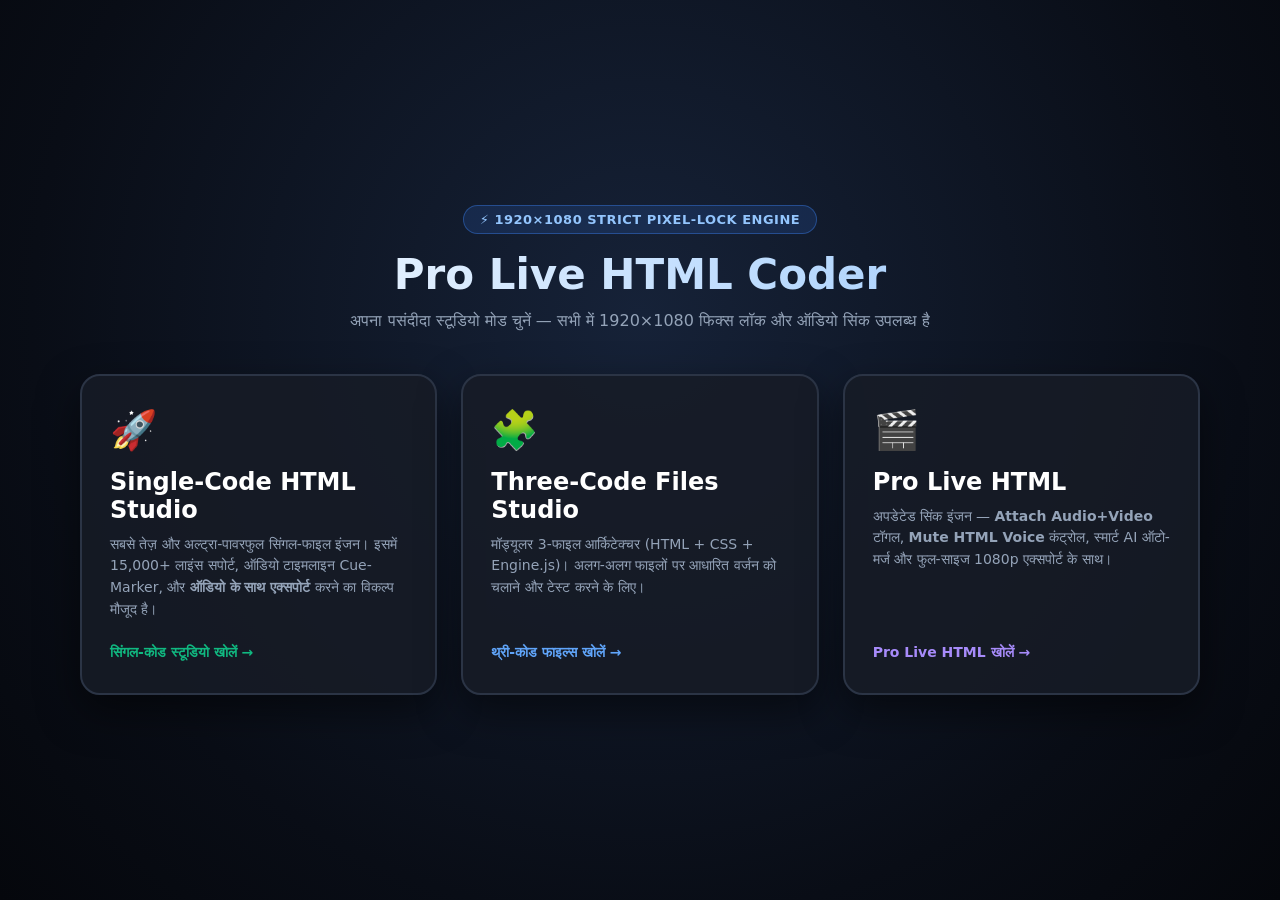
<file: index.html>
<!DOCTYPE html>
<html lang="hi">
<head>
  <meta charset="UTF-8" />
  <meta name="viewport" content="width=device-width, initial-scale=1.0" />
  <title>Pro Live HTML Coder — Studio Hub</title>
  <style>
    * { box-sizing: border-box; margin: 0; padding: 0; }
    body {
      font-family: system-ui, -apple-system, sans-serif;
      background: radial-gradient(circle at 50% 35%, #162238 0%, #090d16 70%, #05070c 100%);
      color: #f8fafc;
      min-height: 100vh;
      display: flex;
      flex-direction: column;
      align-items: center;
      justify-content: center;
      padding: 20px;
    }
    .hub-container {
      max-width: 1120px;
      width: 100%;
      text-align: center;
    }
    .badge {
      display: inline-block;
      padding: 6px 16px;
      border-radius: 999px;
      background: rgba(59, 130, 246, 0.15);
      border: 1px solid rgba(59, 130, 246, 0.4);
      color: #93c5fd;
      font-size: 13px;
      font-weight: 700;
      margin-bottom: 16px;
      letter-spacing: 0.5px;
    }
    h1 {
      font-size: 42px;
      font-weight: 800;
      margin-bottom: 12px;
      background: linear-gradient(90deg, #ffffff, #93c5fd);
      -webkit-background-clip: text;
      -webkit-text-fill-color: transparent;
    }
    p.subtitle {
      color: #94a3b8;
      font-size: 16px;
      margin-bottom: 44px;
    }
    .cards-grid {
      display: grid;
      grid-template-columns: repeat(auto-fit, minmax(300px, 1fr));
      gap: 24px;
    }
    .studio-btn {
      text-decoration: none;
      background: rgba(23, 28, 38, 0.85);
      border: 2px solid #2b3445;
      border-radius: 20px;
      padding: 32px 28px;
      text-align: left;
      color: #f8fafc;
      transition: all 0.25s ease;
      display: flex;
      flex-direction: column;
      justify-content: space-between;
      box-shadow: 0 16px 40px rgba(0, 0, 0, 0.5);
    }
    .studio-btn:hover {
      transform: translateY(-6px);
      border-color: #10b981;
      background: rgba(28, 36, 50, 0.95);
      box-shadow: 0 20px 50px rgba(16, 185, 129, 0.2);
    }
    .studio-btn.multi:hover {
      border-color: #3b82f6;
      box-shadow: 0 20px 50px rgba(59, 130, 246, 0.2);
    }
    .studio-btn.pro-live:hover {
      border-color: #8b5cf6;
      box-shadow: 0 20px 50px rgba(139, 92, 246, 0.25);
    }
    .icon-box {
      font-size: 38px;
      margin-bottom: 16px;
    }
    .card-title {
      font-size: 24px;
      font-weight: 800;
      margin-bottom: 10px;
      color: #ffffff;
    }
    .card-desc {
      font-size: 14px;
      color: #94a3b8;
      line-height: 1.55;
      margin-bottom: 24px;
    }
    .launch-tag {
      display: inline-flex;
      align-items: center;
      gap: 8px;
      font-size: 14px;
      font-weight: 700;
      color: #10b981;
    }
    .studio-btn.multi .launch-tag {
      color: #60a5fa;
    }
    .studio-btn.pro-live .launch-tag {
      color: #a78bfa;
    }
  </style>
</head>
<body>
  <div class="hub-container">
    <div class="badge">⚡ 1920×1080 STRICT PIXEL-LOCK ENGINE</div>
    <h1>Pro Live HTML Coder</h1>
    <p class="subtitle">अपना पसंदीदा स्टूडियो मोड चुनें — सभी में 1920×1080 फिक्स लॉक और ऑडियो सिंक उपलब्ध है</p>

    <div class="cards-grid">
      <!-- Button 1: Single-File Ultra Power Studio -->
      <a href="single.html" class="studio-btn">
        <div>
          <div class="icon-box">🚀</div>
          <div class="card-title">Single-Code HTML Studio</div>
          <div class="card-desc">
            सबसे तेज़ और अल्ट्रा-पावरफुल सिंगल-फाइल इंजन। इसमें 15,000+ लाइंस सपोर्ट, ऑडियो टाइमलाइन Cue-Marker, और <b>ऑडियो के साथ एक्सपोर्ट</b> करने का विकल्प मौजूद है।
          </div>
        </div>
        <div class="launch-tag">सिंगल-कोड स्टूडियो खोलें →</div>
      </a>

      <!-- Button 2: 3-File Modular Studio -->
      <a href="multi.html" class="studio-btn multi">
        <div>
          <div class="icon-box">🧩</div>
          <div class="card-title">Three-Code Files Studio</div>
          <div class="card-desc">
            मॉड्यूलर 3-फाइल आर्किटेक्चर (HTML + CSS + Engine.js)। अलग-अलग फाइलों पर आधारित वर्जन को चलाने और टेस्ट करने के लिए।
          </div>
        </div>
        <div class="launch-tag">थ्री-कोड फाइल्स खोलें →</div>
      </a>

      <!-- Button 3: Pro Live HTML (Attach Audio+Video + Mute HTML Voice) -->
      <a href="pro-live.html" class="studio-btn pro-live">
        <div>
          <div class="icon-box">🎬</div>
          <div class="card-title">Pro Live HTML</div>
          <div class="card-desc">
            अपडेटेड सिंक इंजन — <b>Attach Audio+Video</b> टॉगल, <b>Mute HTML Voice</b> कंट्रोल, स्मार्ट AI ऑटो-मर्ज और फुल-साइज 1080p एक्सपोर्ट के साथ।
          </div>
        </div>
        <div class="launch-tag">Pro Live HTML खोलें →</div>
      </a>
    </div>
  </div>
</body>
</html>
</file>
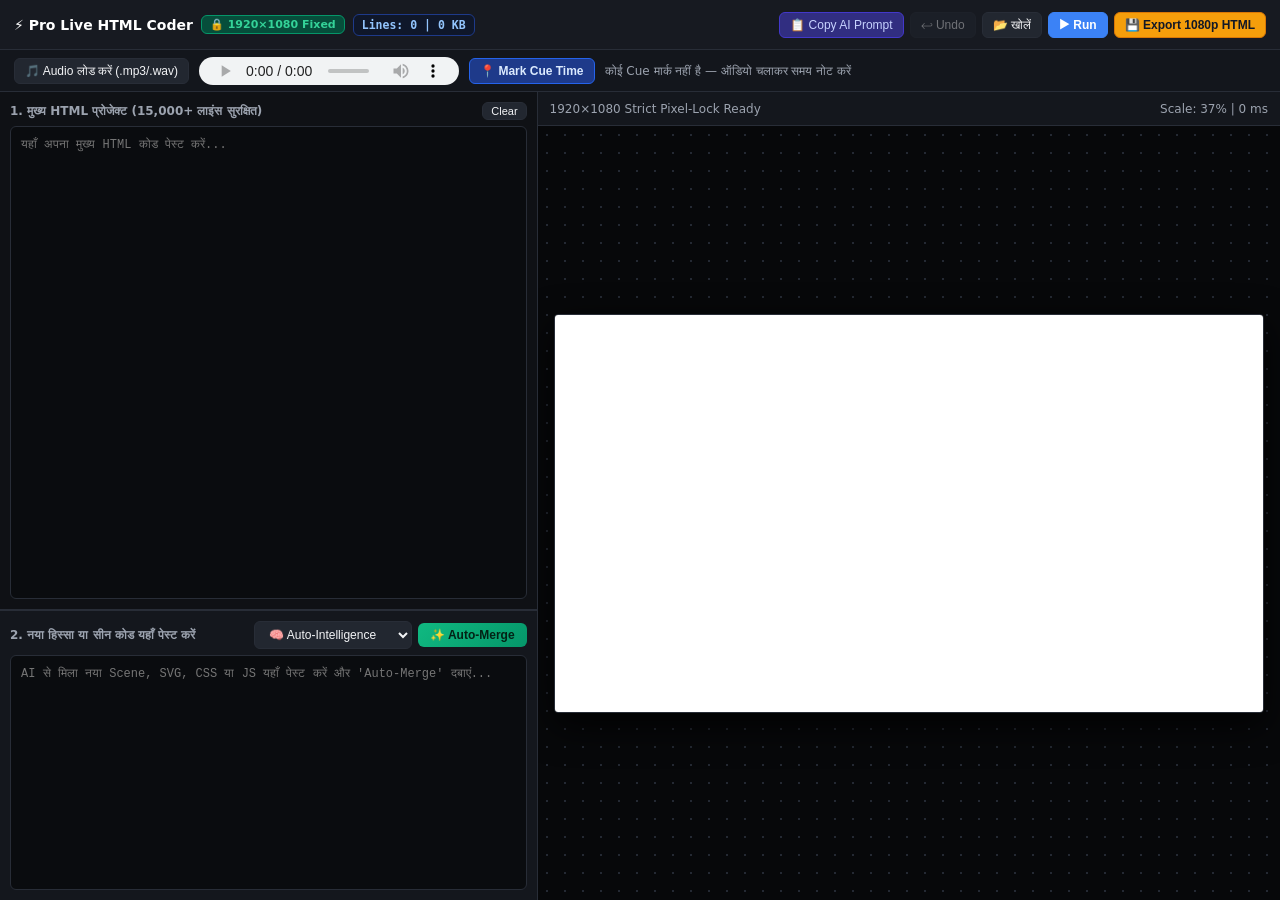
<file: multi.html>
<!DOCTYPE html>
<html lang="hi">
<head>
  <meta charset="UTF-8" />
  <meta name="viewport" content="width=device-width, initial-scale=1.0" />
  <title>Pro Live HTML Coder — GitHub Studio (1920×1080 Locked)</title>
  <link rel="stylesheet" href="style.css" />
</head>
<body>

  <header>
    <div class="brand">
      <span>⚡ Pro Live HTML Coder</span>
      <span class="lock-pill">🔒 1920×1080 Fixed</span>
      <span class="stats" id="sizeBadge">Lines: 0 | 0 KB</span>
    </div>

    <div class="actions">
      <button onclick="copyPromptRule()" class="btn-ai" title="नई चैट में AI को देने के लिए नियम कॉपी करें">📋 Copy AI Prompt</button>
      <button id="undoBtn" onclick="undoMerge()" disabled title="पिछला मर्ज वापस लें">↩ Undo</button>
      <button onclick="loadFile()">📂 खोलें</button>
      <input type="file" id="fileInput" accept=".html,.htm,.txt" hidden />
      <button class="primary" onclick="renderPreview(true)">▶ Run</button>
      <button class="export-btn" onclick="downloadCode()">💾 Export 1080p HTML</button>
    </div>
  </header>

  <!-- Audio Timeline & Cue Marker Bar -->
  <div class="audio-bar">
    <button onclick="document.getElementById('audioInput').click()">🎵 Audio लोड करें (.mp3/.wav)</button>
    <input type="file" id="audioInput" accept="audio/*" hidden />
    <audio id="audioPlayer" controls></audio>
    <button class="cue-btn" onclick="markAudioCue()">📍 Mark Cue Time</button>
    <div class="cue-list" id="cueList">कोई Cue मार्क नहीं है — ऑडियो चलाकर समय नोट करें</div>
  </div>

  <main>
    <!-- Left Column: Code Editor + Smart Snippet Merger -->
    <div class="left-pane">
      <div class="editor-box">
        <div class="box-header">
          <span>1. मुख्य HTML प्रोजेक्ट (15,000+ लाइंस सुरक्षित)</span>
          <button onclick="clearMain()" class="mini-btn">Clear</button>
        </div>
        <textarea id="mainCode" spellcheck="false" placeholder="यहाँ अपना मुख्य HTML कोड पेस्ट करें..."></textarea>
      </div>

      <div class="snippet-box">
        <div class="box-header">
          <span>2. नया हिस्सा या सीन कोड यहाँ पेस्ट करें</span>
          <div class="merge-controls">
            <select id="sceneSelector" title="कहाँ मर्ज करना है">
              <option value="auto">🧠 Auto-Intelligence</option>
              <option value="cursor">📍 At Cursor Position</option>
              <option value="bodyEnd">⬇ End of &lt;/body&gt;</option>
            </select>
            <button class="ai-merge-btn" onclick="intelligentMerge()">✨ Auto-Merge</button>
          </div>
        </div>
        <textarea id="snippetCode" spellcheck="false" placeholder="AI से मिला नया Scene, SVG, CSS या JS यहाँ पेस्ट करें और 'Auto-Merge' दबाएं..."></textarea>
      </div>
    </div>

    <!-- Right Column: Strict 1920x1080 Live Preview -->
    <div class="right-pane">
      <div class="preview-toolbar">
        <span id="statusText">1920×1080 Strict Pixel-Lock Ready</span>
        <span id="renderTime">Scale: 100% | 0 ms</span>
      </div>
      <div class="canvas-wrapper" id="canvasWrapper">
        <div id="stageScaler">
          <iframe id="previewFrame" sandbox="allow-scripts allow-same-origin allow-modals"></iframe>
        </div>
      </div>
    </div>
  </main>

  <div id="toast">सफलतापूर्वक मर्ज हो गया!</div>

  <script src="engine.js"></script>
</body>
</html>
</file>
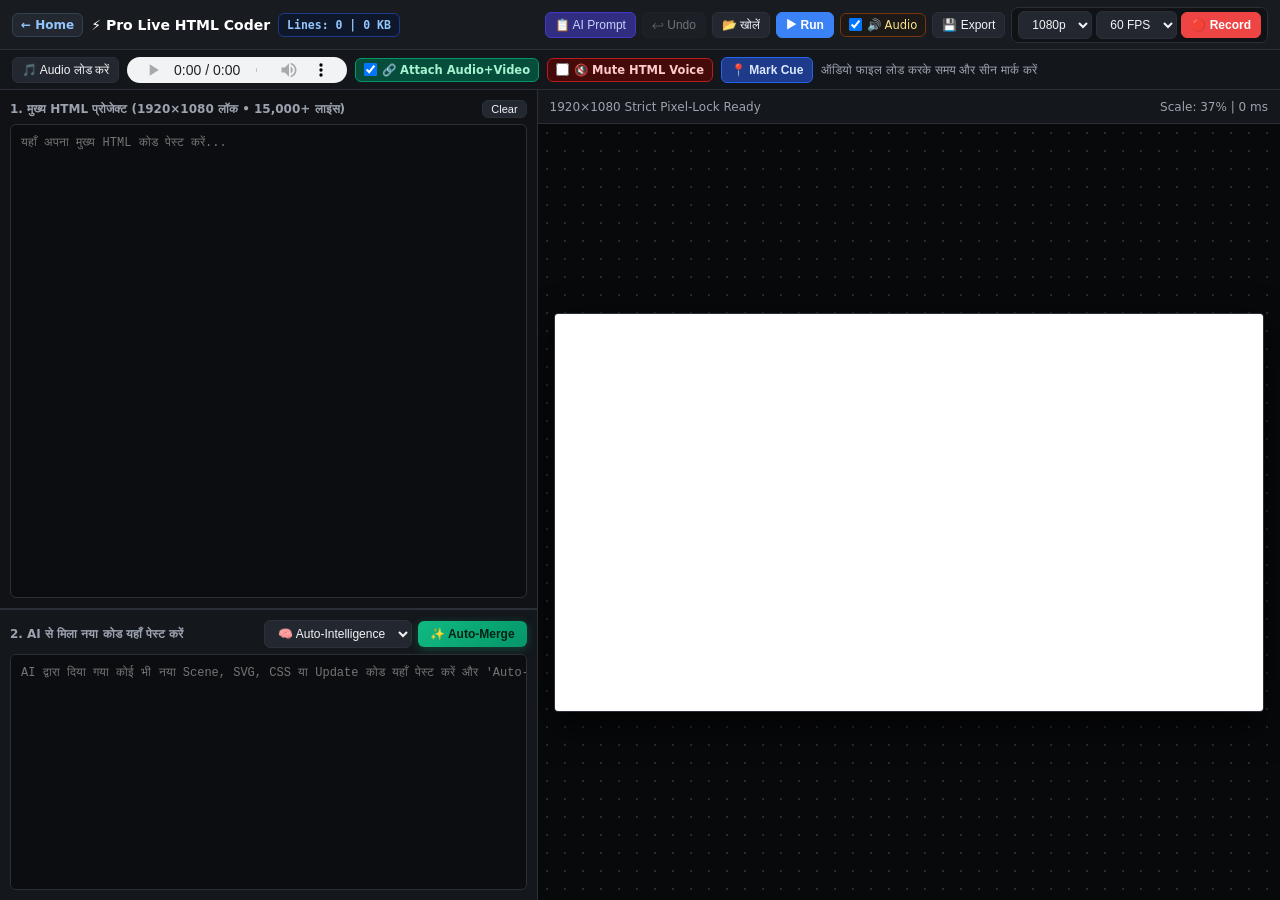
<file: pro-live.html>
<!DOCTYPE html>
<html lang="hi">
<head>
  <meta charset="UTF-8" />
  <meta name="viewport" content="width=device-width, initial-scale=1.0" />
  <title>Pro Live HTML Coder (Ultra-Smooth + Audio Sync + 1080p Studio)</title>
  <style>
    :root {
      --bg-dark: #101215;
      --panel-bg: #181b20;
      --border: #2a2f38;
      --accent: #3b82f6;
      --success: #10b981;
      --danger: #ef4444;
      --purple: #8b5cf6;
      --text: #f3f4f6;
      --muted: #9ca3af;
    }
    * { box-sizing: border-box; margin: 0; padding: 0; }
    body {
      font-family: system-ui, -apple-system, sans-serif;
      background: var(--bg-dark);
      color: var(--text);
      height: 100vh;
      display: flex;
      flex-direction: column;
      overflow: hidden;
    }
    header {
      height: 50px;
      background: var(--panel-bg);
      border-bottom: 1px solid var(--border);
      display: flex;
      align-items: center;
      justify-content: space-between;
      padding: 0 12px;
      gap: 8px;
    }
    .brand {
      font-weight: 800;
      font-size: 14px;
      display: flex;
      align-items: center;
      gap: 8px;
      color: #fff;
    }
    .home-btn {
      text-decoration: none;
      background: #232830;
      color: #93c5fd;
      border: 1px solid #334155;
      padding: 4px 8px;
      border-radius: 6px;
      font-size: 12px;
      font-weight: 600;
    }
    .stats {
      font-size: 11.5px;
      color: #93c5fd;
      background: #0f172a;
      padding: 4px 8px;
      border-radius: 6px;
      border: 1px solid #1e3a8a;
      font-family: monospace;
    }
    .actions {
      display: flex;
      align-items: center;
      gap: 6px;
    }
    button, select {
      background: #232830;
      color: var(--text);
      border: 1px solid var(--border);
      padding: 5px 9px;
      border-radius: 6px;
      font-size: 12px;
      cursor: pointer;
      transition: 0.15s;
    }
    button:hover { background: #2f3640; }
    button:disabled { opacity: 0.4; cursor: not-allowed; }
    button.primary {
      background: var(--accent);
      border-color: var(--accent);
      color: #fff;
      font-weight: 600;
    }
    button.ai-merge-btn {
      background: linear-gradient(135deg, #10b981, #059669);
      border: none;
      color: #032215;
      font-weight: 800;
      padding: 6px 12px;
      box-shadow: 0 2px 10px rgba(16, 185, 129, 0.3);
    }
    button.ai-merge-btn:hover { filter: brightness(1.1); }
    button.rec-btn {
      background: var(--danger);
      border-color: var(--danger);
      color: #fff;
      font-weight: 700;
    }
    button.rec-btn.recording {
      animation: pulseRec 1.2s infinite;
      background: #b91c1c;
    }
    @keyframes pulseRec {
      0%, 100% { box-shadow: 0 0 0 0 rgba(239, 68, 68, 0.7); }
      50% { box-shadow: 0 0 0 6px rgba(239, 68, 68, 0); }
    }
    .rec-group {
      display: flex;
      align-items: center;
      gap: 4px;
      background: #101215;
      padding: 3px 6px;
      border-radius: 7px;
      border: 1px solid var(--border);
    }
    .audio-check {
      display: flex;
      align-items: center;
      gap: 5px;
      font-size: 11.5px;
      color: #fde68a;
      background: #1c1917;
      border: 1px solid #78350f;
      padding: 4px 8px;
      border-radius: 6px;
      cursor: pointer;
      user-select: none;
      white-space: nowrap;
    }
    .sync-toggle {
      display: flex;
      align-items: center;
      gap: 5px;
      font-size: 11.5px;
      color: #a7f3d0;
      background: #064e3b;
      border: 1px solid #059669;
      padding: 4px 8px;
      border-radius: 6px;
      cursor: pointer;
      user-select: none;
      font-weight: 600;
      white-space: nowrap;
    }
    .mute-toggle {
      display: flex;
      align-items: center;
      gap: 5px;
      font-size: 11.5px;
      color: #fecaca;
      background: #450a0a;
      border: 1px solid #b91c1c;
      padding: 4px 8px;
      border-radius: 6px;
      cursor: pointer;
      user-select: none;
      font-weight: 600;
      white-space: nowrap;
    }
    /* Audio Timeline Strip */
    .audio-bar {
      height: 40px;
      background: #13161b;
      border-bottom: 1px solid var(--border);
      display: flex;
      align-items: center;
      padding: 0 12px;
      gap: 8px;
      font-size: 12px;
    }
    .audio-bar audio {
      height: 26px;
      max-width: 220px;
    }
    .cue-btn {
      background: #1e3a8a;
      border-color: #2563eb;
      color: #dbeafe;
      font-weight: 600;
      white-space: nowrap;
    }
    .cue-list {
      flex: 1;
      display: flex;
      align-items: center;
      gap: 6px;
      overflow-x: auto;
      color: var(--muted);
      white-space: nowrap;
    }
    .cue-tag {
      background: #1f2937;
      border: 1px solid #374151;
      color: #fde68a;
      padding: 2px 8px;
      border-radius: 999px;
      font-size: 11px;
      cursor: pointer;
    }
    main {
      flex: 1;
      display: grid;
      grid-template-columns: 42% 58%;
      height: calc(100vh - 90px);
    }
    .left-pane {
      display: flex;
      flex-direction: column;
      border-right: 1px solid var(--border);
      background: var(--bg-dark);
      height: 100%;
    }
    .editor-box {
      flex: 1;
      display: flex;
      flex-direction: column;
      padding: 10px;
      min-height: 0;
    }
    .snippet-box {
      height: 36%;
      border-top: 2px solid var(--border);
      background: #14171c;
      display: flex;
      flex-direction: column;
      padding: 10px;
    }
    .box-header {
      display: flex;
      justify-content: space-between;
      align-items: center;
      margin-bottom: 6px;
      font-size: 12px;
      color: var(--muted);
      font-weight: 600;
      gap: 6px;
    }
    textarea {
      flex: 1;
      width: 100%;
      background: #0b0d10;
      color: #a5f3fc;
      border: 1px solid var(--border);
      border-radius: 6px;
      padding: 10px;
      font-family: Consolas, Monaco, 'Courier New', monospace;
      font-size: 12px;
      line-height: 1.45;
      resize: none;
      outline: none;
      white-space: pre;
      overflow: auto;
    }
    textarea:focus { border-color: var(--accent); }
    .snippet-box textarea { color: #fde68a; }
    .right-pane {
      display: flex;
      flex-direction: column;
      background: #08090b;
      height: 100%;
    }
    .preview-toolbar {
      height: 34px;
      background: #14171c;
      border-bottom: 1px solid var(--border);
      display: flex;
      align-items: center;
      justify-content: space-between;
      padding: 0 12px;
      font-size: 12px;
      color: var(--muted);
    }
    .canvas-wrapper {
      flex: 1;
      display: flex;
      align-items: center;
      justify-content: center;
      padding: 16px;
      overflow: hidden;
      background-image: radial-gradient(#262b33 1px, transparent 1px);
      background-size: 18px 18px;
    }
    #stageScaler {
      position: relative;
      overflow: hidden;
      border: 1px solid var(--border);
      border-radius: 4px;
      box-shadow: 0 12px 36px rgba(0, 0, 0, 0.8);
      background: #000;
    }
    #previewFrame {
      width: 1920px;
      height: 1080px;
      border: none;
      transform-origin: top left;
      display: block;
      background: #ffffff;
    }
    #toast {
      position: fixed;
      bottom: 18px;
      right: 18px;
      background: #10b981;
      color: #032215;
      padding: 9px 15px;
      border-radius: 6px;
      font-size: 13px;
      font-weight: 700;
      opacity: 0;
      pointer-events: none;
      transition: opacity 0.25s;
      z-index: 999;
      box-shadow: 0 4px 16px rgba(0,0,0,0.5);
    }
    #toast.show { opacity: 1; }
  </style>
</head>
<body>

  <header>
    <div class="brand">
      <a href="index.html" class="home-btn">← Home</a>
      <span>⚡ Pro Live HTML Coder</span>
      <span class="stats" id="sizeBadge">Lines: 0 | 0 KB</span>
    </div>
    <div class="actions">
      <button onclick="copyPromptRule()" style="background:#312e81; border-color:#4338ca; color:#c7d2fe;" title="नई चैट में AI को देने के लिए प्रोटोकॉल कॉपी करें">📋 AI Prompt</button>
      <button id="undoBtn" onclick="undoMerge()" disabled title="पिछला बदलाव वापस लें">↩ Undo</button>
      <button onclick="loadFile()">📂 खोलें</button>
      <input type="file" id="fileInput" accept=".html,.htm,.txt" style="display:none" />
      <button class="primary" onclick="renderPreview(true)">▶ Run</button>

      <label class="audio-check" title="एक्सपोर्ट फाइल में ऑडियो साथ जोड़ें">
        <input type="checkbox" id="embedAudioCheck" checked /> 🔊 Audio
      </label>
      <button onclick="downloadCode()" title="1920x1080 लॉक + मोबाइल ऑटो-फुलस्क्रीन के साथ डाउनलोड करें">💾 Export</button>

      <div class="rec-group">
        <select id="recRes">
          <option value="1080">1080p</option>
          <option value="720">720p</option>
        </select>
        <select id="recFps">
          <option value="60">60 FPS</option>
          <option value="30">30 FPS</option>
        </select>
        <button id="recordBtn" class="rec-btn" onclick="toggleRecording()">🔴 Record</button>
      </div>
    </div>
  </header>

  <!-- Audio Timeline & Sync Control Strip -->
  <div class="audio-bar">
    <button onclick="document.getElementById('audioInput').click()" style="white-space:nowrap;">🎵 Audio लोड करें</button>
    <input type="file" id="audioInput" accept="audio/*" style="display:none" />
    <audio id="audioPlayer" controls></audio>

    <label class="sync-toggle" title="ON: ऑडियो और वीडियो एक साथ चलेंगे/रुकेंगे | OFF: दोनों अलग-अलग चलेंगे">
      <input type="checkbox" id="attachSyncCheck" checked onchange="onSyncToggleChange()" /> 🔗 Attach Audio+Video
    </label>

    <label class="mute-toggle" title="HTML कोड के अंदर की अपनी आवाज (Voice/Video Sound/WebAudio) बंद करें">
      <input type="checkbox" id="muteHtmlVoiceCheck" onchange="applyHtmlVoiceMute()" /> 🔇 Mute HTML Voice
    </label>

    <button class="cue-btn" onclick="markAudioCue()">📍 Mark Cue</button>
    <div class="cue-list" id="cueList">ऑडियो फाइल लोड करके समय और सीन मार्क करें</div>
  </div>

  <main>
    <div class="left-pane">
      <div class="editor-box">
        <div class="box-header">
          <span>1. मुख्य HTML प्रोजेक्ट (1920×1080 लॉक • 15,000+ लाइंस)</span>
          <button onclick="clearMain()" style="padding:2px 8px; font-size:11px;">Clear</button>
        </div>
        <textarea id="mainCode" spellcheck="false" placeholder="यहाँ अपना मुख्य HTML कोड पेस्ट करें..."></textarea>
      </div>

      <div class="snippet-box">
        <div class="box-header">
          <span>2. AI से मिला नया कोड यहाँ पेस्ट करें</span>
          <div style="display:flex; gap:6px; align-items:center;">
            <select id="sceneSelector" title="ऑटो-डिटेक्टेड सीन या टारगेट" style="max-width:165px;">
              <option value="auto">🧠 Auto-Intelligence</option>
            </select>
            <button class="ai-merge-btn" onclick="intelligentMerge()">✨ Auto-Merge</button>
          </div>
        </div>
        <textarea id="snippetCode" spellcheck="false" placeholder="AI द्वारा दिया गया कोई भी नया Scene, SVG, CSS या Update कोड यहाँ पेस्ट करें और 'Auto-Merge' दबाएं..."></textarea>
      </div>
    </div>

    <div class="right-pane">
      <div class="preview-toolbar">
        <span id="statusText">1920×1080 Strict Pixel-Lock Ready</span>
        <span id="recTimer" style="color:#ef4444; font-weight:700; display:none;">● REC 00:00</span>
        <span id="renderTime">Scale: 100% | 0 ms</span>
      </div>
      <div class="canvas-wrapper" id="canvasWrapper">
        <div id="stageScaler">
          <iframe id="previewFrame" sandbox="allow-scripts allow-same-origin allow-modals"></iframe>
        </div>
      </div>
    </div>
  </main>

  <div id="toast">सफलतापूर्वक मर्ज हो गया!</div>

  <script>
    const mainCodeEl = document.getElementById('mainCode');
    const snippetCodeEl = document.getElementById('snippetCode');
    const previewFrame = document.getElementById('previewFrame');
    const stageScaler = document.getElementById('stageScaler');
    const canvasWrapper = document.getElementById('canvasWrapper');
    const sizeBadge = document.getElementById('sizeBadge');
    const renderTimeEl = document.getElementById('renderTime');
    const statusText = document.getElementById('statusText');
    const undoBtn = document.getElementById('undoBtn');
    const sceneSelector = document.getElementById('sceneSelector');
    const recordBtn = document.getElementById('recordBtn');
    const recTimerEl = document.getElementById('recTimer');
    const audioPlayer = document.getElementById('audioPlayer');
    const cueListEl = document.getElementById('cueList');
    const attachSyncCheck = document.getElementById('attachSyncCheck');
    const muteHtmlVoiceCheck = document.getElementById('muteHtmlVoiceCheck');

    let currentBlobUrl = null;
    let debounceTimer = null;
    let backupStack = [];
    let currentScale = 1;
    let lastRenderMs = 0;

    let audioCues = [];
    let loadedAudioBase64 = null;
    let syncGuard = false;

    let isRecording = false;
    let mediaRecorder = null;
    let recordedChunks = [];
    let captureStream = null;
    let animFrameId = null;
    let recInterval = null;
    let recStartTime = 0;

    function updateStageScale() {
      const pad = 32;
      const availW = canvasWrapper.clientWidth - pad;
      const availH = canvasWrapper.clientHeight - pad;
      if (availW <= 0 || availH <= 0) return;

      currentScale = Math.min(availW / 1920, availH / 1080);
      stageScaler.style.width = Math.round(1920 * currentScale) + 'px';
      stageScaler.style.height = Math.round(1080 * currentScale) + 'px';
      previewFrame.style.transform = `scale(${currentScale})`;
      renderTimeEl.textContent = `Scale: ${Math.round(currentScale * 100)}% | ${lastRenderMs} ms`;
    }

    window.addEventListener('resize', updateStageScale);
    updateStageScale();

    // ========================================================
    // DEEP INJECTED BRIDGE (Runs INSIDE iframe before user code)
    // ========================================================
    function buildInjectedSyncScript(isMutedInit, isAttachedInit) {
      return `
<script id="__proCoderSyncEngine">
(function() {
  window.__PRO_MUTED = ${isMutedInit ? 'true' : 'false'};
  window.__PRO_ATTACHED = ${isAttachedInit ? 'true' : 'false'};
  window.__PRO_AUDIO_LIST = [];
  window.__PRO_CTX_LIST = [];

  // 1. Intercept new Audio()
  const OrigAudio = window.Audio;
  window.Audio = function(src) {
    const a = new OrigAudio(src);
    a.muted = window.__PRO_MUTED;
    window.__PRO_AUDIO_LIST.push(a);
    return a;
  };
  window.Audio.prototype = OrigAudio.prototype;

  // 2. Intercept Web Audio API (AudioContext)
  const OrigAudioCtx = window.AudioContext || window.webkitAudioContext;
  if (OrigAudioCtx) {
    const WrappedCtx = function(...args) {
      const ctx = new OrigAudioCtx(...args);
      window.__PRO_CTX_LIST.push(ctx);
      if (window.__PRO_MUTED && ctx.state === 'running') {
        ctx.suspend().catch(() => {});
      }
      return ctx;
    };
    WrappedCtx.prototype = OrigAudioCtx.prototype;
    window.AudioContext = WrappedCtx;
    if (window.webkitAudioContext) window.webkitAudioContext = WrappedCtx;
  }

  // 3. Intercept SpeechSynthesis (TTS)
  if (window.speechSynthesis) {
    const origSpeak = window.speechSynthesis.speak.bind(window.speechSynthesis);
    window.speechSynthesis.speak = function(u) {
      if (window.__PRO_MUTED) return;
      return origSpeak(u);
    };
  }

  // 4. Mute / Unmute Controller
  window.__applyProMute = function(muted) {
    window.__PRO_MUTED = !!muted;
    document.querySelectorAll('audio, video').forEach(el => {
      el.muted = window.__PRO_MUTED;
    });
    window.__PRO_AUDIO_LIST.forEach(a => {
      try { a.muted = window.__PRO_MUTED; } catch(e) {}
    });
    window.__PRO_CTX_LIST.forEach(ctx => {
      try {
        if (window.__PRO_MUTED) ctx.suspend().catch(() => {});
        else ctx.resume().catch(() => {});
      } catch(e) {}
    });
    if (window.__PRO_MUTED && window.speechSynthesis) {
      window.speechSynthesis.cancel();
    }
  };

  // Observe dynamically added <audio>/<video>
  const obs = new MutationObserver(() => {
    if (window.__PRO_MUTED) {
      document.querySelectorAll('audio, video').forEach(el => { el.muted = true; });
    }
  });
  window.addEventListener('DOMContentLoaded', () => {
    obs.observe(document.body || document.documentElement, { childList: true, subtree: true });
    window.__applyProMute(window.__PRO_MUTED);
  });

  // 5. Find Play/Pause/Restart Controls inside user HTML
  function findControlButtons() {
    const allBtns = Array.from(document.querySelectorAll('button, [role="button"], input[type="button"], .btn, [onclick]'));
    let playBtn = null, pauseBtn = null, toggleBtn = null, restartBtn = null;

    for (const b of allBtns) {
      const info = ((b.id || '') + ' ' + (b.className || '') + ' ' + (b.textContent || '') + ' ' + (b.title || '') + ' ' + (b.getAttribute('aria-label') || '')).toLowerCase();
      if (!restartBtn && (info.includes('restart') || info.includes('reset') || info.includes('replay') || info.includes('↺') || info.includes('⟲'))) {
        restartBtn = b;
      }
      if ((info.includes('play') || info.includes('▶') || info.includes('►')) && (info.includes('pause') || info.includes('⏸') || info.includes('toggle'))) {
        toggleBtn = b;
      } else if (!playBtn && (info.includes('play') || info.includes('▶') || info.includes('►') || info.includes('start'))) {
        playBtn = b;
      } else if (!pauseBtn && (info.includes('pause') || info.includes('⏸') || info.includes('stop'))) {
        pauseBtn = b;
      }
    }
    return { playBtn, pauseBtn, toggleBtn, restartBtn };
  }

  function isHtmlCurrentlyPlaying() {
    const medias = Array.from(document.querySelectorAll('video, audio'));
    if (medias.some(m => !m.paused && !m.ended)) return true;
    const { toggleBtn, playBtn } = findControlButtons();
    const target = toggleBtn || playBtn;
    if (target) {
      const txt = (target.textContent || target.title || '').toLowerCase();
      if (txt.includes('pause') || txt.includes('⏸')) return true;
    }
    return false;
  }

  // 6. Receive Master Command from Parent Editor
  window.addEventListener('message', (ev) => {
    const msg = ev.data;
    if (!msg || msg.source !== 'PRO_CODER_PARENT') return;

    if (msg.type === 'SET_ATTACHED') {
      window.__PRO_ATTACHED = !!msg.attached;
      return;
    }
    if (msg.type === 'SET_MUTED') {
      window.__applyProMute(msg.muted);
      return;
    }

    if (!window.__PRO_ATTACHED) return;

    window.__PRO_IGNORE_CLICK = true;
    setTimeout(() => { window.__PRO_IGNORE_CLICK = false; }, 150);

    const { action, time } = msg;
    const { playBtn, pauseBtn, toggleBtn, restartBtn } = findControlButtons();

    // Sync HTML5 media elements
    document.querySelectorAll('video, audio').forEach(m => {
      if (typeof time === 'number' && !isNaN(time) && Math.abs((m.currentTime || 0) - time) > 0.25) {
        try { m.currentTime = time; } catch(e) {}
      }
      if (action === 'play' && m.paused) m.play().catch(() => {});
      if (action === 'pause' && !m.paused) m.pause();
    });

    // Sync Range Sliders / Timeline Scrubber if seeking
    if (action === 'seek' && typeof time === 'number') {
      const slider = document.querySelector('input[type="range"]');
      if (slider) {
        slider.value = time;
        slider.dispatchEvent(new Event('input', { bubbles: true }));
        slider.dispatchEvent(new Event('change', { bubbles: true }));
      }
      if (typeof window.seekTo === 'function') window.seekTo(time);
      else if (typeof window.goToTime === 'function') window.goToTime(time);
      else if (typeof window.setTime === 'function') window.setTime(time);
    }

    // Sync Custom JS Animation Timeline
    if (action === 'play') {
      if (typeof window.playAnimation === 'function') window.playAnimation();
      else if (typeof window.startAnimation === 'function') window.startAnimation();
      else if (typeof window.resumeAnimation === 'function') window.resumeAnimation();
      else if (playBtn) playBtn.click();
      else if (toggleBtn && !isHtmlCurrentlyPlaying()) toggleBtn.click();
    } else if (action === 'pause') {
      if (typeof window.pauseAnimation === 'function') window.pauseAnimation();
      else if (typeof window.stopAnimation === 'function') window.stopAnimation();
      else if (pauseBtn) pauseBtn.click();
      else if (toggleBtn && isHtmlCurrentlyPlaying()) toggleBtn.click();
    }
  });

  // 7. Forward User Clicks inside HTML (Play/Pause/Restart) -> Parent Audio Player
  document.addEventListener('click', (e) => {
    if (window.__PRO_IGNORE_CLICK || !window.__PRO_ATTACHED) return;
    const btn = e.target.closest('button, [role="button"], input[type="button"], .btn, [onclick]');
    if (!btn) return;

    const info = ((btn.id || '') + ' ' + (btn.className || '') + ' ' + (btn.textContent || '') + ' ' + (btn.title || '') + ' ' + (btn.getAttribute('aria-label') || '')).toLowerCase();

    if (info.includes('restart') || info.includes('reset') || info.includes('replay') || info.includes('↺') || info.includes('⟲')) {
      window.parent.postMessage({ source: 'PRO_CODER_IFRAME', action: 'restart' }, '*');
    } else if ((info.includes('play') || info.includes('▶') || info.includes('►')) && (info.includes('pause') || info.includes('⏸') || info.includes('toggle'))) {
      // Toggle button: check state right after click
      setTimeout(() => {
        const playing = isHtmlCurrentlyPlaying();
        window.parent.postMessage({ source: 'PRO_CODER_IFRAME', action: playing ? 'play' : 'pause' }, '*');
      }, 30);
    } else if (info.includes('pause') || info.includes('⏸')) {
      window.parent.postMessage({ source: 'PRO_CODER_IFRAME', action: 'pause' }, '*');
    } else if (info.includes('play') || info.includes('▶') || info.includes('►') || info.includes('start')) {
      window.parent.postMessage({ source: 'PRO_CODER_IFRAME', action: 'play' }, '*');
    }
  }, true);

  // Forward native <video> play/pause events
  window.addEventListener('DOMContentLoaded', () => {
    document.querySelectorAll('video').forEach(v => {
      v.addEventListener('play', () => {
        if (!window.__PRO_IGNORE_CLICK && window.__PRO_ATTACHED) {
          window.parent.postMessage({ source: 'PRO_CODER_IFRAME', action: 'play', time: v.currentTime }, '*');
        }
      });
      v.addEventListener('pause', () => {
        if (!window.__PRO_IGNORE_CLICK && window.__PRO_ATTACHED) {
          window.parent.postMessage({ source: 'PRO_CODER_IFRAME', action: 'pause', time: v.currentTime }, '*');
        }
      });
    });
  });
})();
<\/script>`;
    }

    function sendToIframe(payload) {
      if (previewFrame.contentWindow) {
        previewFrame.contentWindow.postMessage({ source: 'PRO_CODER_PARENT', ...payload }, '*');
      }
    }

    function onSyncToggleChange() {
      const attached = attachSyncCheck.checked;
      sendToIframe({ type: 'SET_ATTACHED', attached });
      if (attached) {
        showToast("🔗 Attached ON: अब Audio और Video एक साथ चलेंगे/रुकेंगे");
        if (!audioPlayer.paused) {
          sendToIframe({ action: 'play', time: audioPlayer.currentTime });
        }
      } else {
        showToast("🔓 Detached OFF: अब Audio और Video दोनों अलग-अलग चलेंगे");
      }
    }

    function applyHtmlVoiceMute() {
      const muted = muteHtmlVoiceCheck.checked;
      sendToIframe({ type: 'SET_MUTED', muted });
      showToast(muted ? "🔇 HTML की अपनी आवाज (Voice/Sound) बंद कर दी गई" : "🔊 HTML की अपनी आवाज चालू कर दी गई");
    }

    // Parent Audio Player -> Iframe
    audioPlayer.addEventListener('play', () => {
      if (syncGuard || !attachSyncCheck.checked) return;
      sendToIframe({ action: 'play', time: audioPlayer.currentTime });
    });

    audioPlayer.addEventListener('pause', () => {
      if (syncGuard || !attachSyncCheck.checked) return;
      sendToIframe({ action: 'pause', time: audioPlayer.currentTime });
    });

    audioPlayer.addEventListener('seeked', () => {
      if (syncGuard || !attachSyncCheck.checked) return;
      sendToIframe({ action: 'seek', time: audioPlayer.currentTime });
    });

    // Iframe -> Parent Audio Player
    window.addEventListener('message', (ev) => {
      const msg = ev.data;
      if (!msg || msg.source !== 'PRO_CODER_IFRAME') return;
      if (!attachSyncCheck.checked || !audioPlayer.src) return;

      syncGuard = true;
      if (msg.action === 'restart') {
        audioPlayer.currentTime = 0;
        audioPlayer.play().catch(() => {});
      } else if (msg.action === 'play') {
        if (typeof msg.time === 'number' && Math.abs(audioPlayer.currentTime - msg.time) > 0.3) {
          audioPlayer.currentTime = msg.time;
        }
        if (audioPlayer.paused) audioPlayer.play().catch(() => {});
      } else if (msg.action === 'pause') {
        if (!audioPlayer.paused) audioPlayer.pause();
      }
      setTimeout(() => { syncGuard = false; }, 150);
    });

    // Audio Timeline & Cue Marker
    document.getElementById('audioInput').addEventListener('change', (e) => {
      const file = e.target.files[0];
      if (!file) return;
      audioPlayer.src = URL.createObjectURL(file);
      audioCues = [];
      cueListEl.innerHTML = '<span>ऑडियो तैयार है — प्ले करके "Mark Cue" दबाएं</span>';

      const reader = new FileReader();
      reader.onload = (ev) => {
        loadedAudioBase64 = ev.target.result;
        showToast(`ऑडियो लोड हो गया (${file.name})`);
      };
      reader.readAsDataURL(file);
    });

    function markAudioCue() {
      if (!audioPlayer.src) {
        showToast("पहले कोई ऑडियो फाइल लोड करें!");
        return;
      }
      const t = audioPlayer.currentTime.toFixed(1);
      audioCues.push(t);
      cueListEl.innerHTML = audioCues.map((sec, idx) =>
        `<span class="cue-tag" onclick="jumpToCue(${sec})">Scene ${idx + 1}: ${sec}s</span>`
      ).join('');
      navigator.clipboard.writeText(`मेरे Pro Live HTML Coder प्रोजेक्ट में ठीक ${t}s पर नया एनिमेशन/सीन जोड़ने का कोड दो।`);
      showToast(`Cue मार्क: ${t}s (AI प्रॉम्प्ट कॉपी हो गया)`);
    }

    function jumpToCue(sec) {
      audioPlayer.currentTime = parseFloat(sec);
      navigator.clipboard.writeText(`मेरे Pro Live HTML Coder प्रोजेक्ट में ठीक ${sec}s पर नया एनिमेशन/सीन जोड़ने का कोड दो।`);
      showToast(`${sec}s के लिए AI प्रॉम्प्ट कॉपी हो गया!`);
    }

    function scanScenes(code) {
      const prevVal = sceneSelector.value;
      sceneSelector.innerHTML = `
        <option value="auto">🧠 Auto-Intelligence</option>
        <option value="cursor">📍 At Cursor Position</option>
        <option value="bodyEnd">⬇ End of &lt;/body&gt;</option>
      `;

      if (!code) return;
      const lines = code.split('\n');
      const foundIds = new Set();

      lines.forEach((line, idx) => {
        const idMatch = line.match(/id=["']([a-zA-Z0-9_-]+)["']/i);
        if (idMatch) {
          const idName = idMatch[1];
          if (!foundIds.has(idName) && foundIds.size < 40) {
            foundIds.add(idName);
            const opt = document.createElement('option');
            opt.value = `id:${idName}`;
            opt.textContent = `#${idName} (Line ${idx + 1})`;
            sceneSelector.appendChild(opt);
          }
        }
      });

      if (Array.from(sceneSelector.options).some(o => o.value === prevVal)) {
        sceneSelector.value = prevVal;
      }
    }

    function updateStats(code) {
      const bytes = new Blob([code]).size;
      const lineCount = code ? code.split('\n').length : 0;
      const kb = (bytes / 1024).toFixed(1);
      const mb = (bytes / (1024 * 1024)).toFixed(2);
      const isHeavy = lineCount > 3000 || bytes > 200 * 1024;
      const sizeStr = bytes > 1024 * 1024 ? `${mb} MB` : `${kb} KB`;
      sizeBadge.textContent = `Lines: ${lineCount.toLocaleString()} | ${sizeStr}`;
      return isHeavy;
    }

    function renderPreview(force = false) {
      const code = mainCodeEl.value;
      const isHeavy = updateStats(code);
      scanScenes(code);

      if (isHeavy && !force) {
        statusText.textContent = "बड़ी फाइल — अपडेट देखने के लिए '▶ Run' दबाएं";
        return;
      }

      // Inject Sync & Mute Bridge at the very top of <head> so it intercepts Audio/AudioContext before user scripts run
      const bridgeScript = buildInjectedSyncScript(muteHtmlVoiceCheck.checked, attachSyncCheck.checked);
      let previewHtml = code;
      if (/<head[^>]*>/i.test(previewHtml)) {
        previewHtml = previewHtml.replace(/<head[^>]*>/i, (match) => `${match}\n${bridgeScript}`);
      } else {
        previewHtml = `${bridgeScript}\n${previewHtml}`;
      }

      const t0 = performance.now();
      if (currentBlobUrl) URL.revokeObjectURL(currentBlobUrl);
      const blob = new Blob([previewHtml], { type: 'text/html' });
      currentBlobUrl = URL.createObjectURL(blob);
      previewFrame.src = currentBlobUrl;

      previewFrame.onload = () => {
        lastRenderMs = Math.round(performance.now() - t0);
        updateStageScale();
        sendToIframe({ type: 'SET_MUTED', muted: muteHtmlVoiceCheck.checked });
        sendToIframe({ type: 'SET_ATTACHED', attached: attachSyncCheck.checked });
        if (!isRecording) statusText.textContent = "Pixel-Locked 1920×1080 Active";
      };
    }

    mainCodeEl.addEventListener('input', () => {
      clearTimeout(debounceTimer);
      const isHeavy = updateStats(mainCodeEl.value);
      if (!isHeavy) {
        debounceTimer = setTimeout(() => renderPreview(false), 500);
      }
    });

    function findElementRangeById(html, targetId) {
      const openRegex = new RegExp(`<([a-zA-Z0-9-]+)[^>]*\\bid=["']${targetId}["'][^>]*>`, 'i');
      const match = html.match(openRegex);
      if (!match) return null;

      const tagName = match[1].toLowerCase();
      const startIdx = match.index;
      const contentStartIdx = startIdx + match[0].length;

      const tagRegex = new RegExp(`<(\\/?)${tagName}\\b[^>]*>`, 'gi');
      tagRegex.lastIndex = contentStartIdx;
      let depth = 1;
      let m;
      while ((m = tagRegex.exec(html)) !== null) {
        if (m[1] === '/') depth--;
        else if (!m[0].endsWith('/>')) depth++;

        if (depth === 0) {
          return {
            start: startIdx,
            contentStart: contentStartIdx,
            contentEnd: m.index,
            end: m.index + m[0].length
          };
        }
      }
      return { start: startIdx, contentStart: contentStartIdx, contentEnd: contentStartIdx, end: contentStartIdx };
    }

    function intelligentMerge() {
      let baseCode = mainCodeEl.value;
      const rawSnippet = snippetCodeEl.value.trim();

      if (!rawSnippet) {
        showToast("पहले नीचे वाले बॉक्स में कोड पेस्ट करें!");
        return;
      }

      if (backupStack.length >= 8) backupStack.shift();
      backupStack.push(baseCode);
      undoBtn.disabled = false;

      if (!baseCode.trim()) {
        baseCode = `<!DOCTYPE html>\n<html lang="hi">\n<head>\n  <meta charset="UTF-8">\n</head>\n<body>\n  <div id="stage"></div>\n</body>\n</html>`;
      }

      const replaceMatch = rawSnippet.match(/<!--\s*REPLACE_ID:\s*([a-zA-Z0-9_-]+)\s*-->/i);
      const insertInsideMatch = rawSnippet.match(/<!--\s*INSERT_SCENE:\s*([a-zA-Z0-9_-]+)\s*-->/i);
      const insertAfterMatch = rawSnippet.match(/<!--\s*INSERT_AFTER_ID:\s*([a-zA-Z0-9_-]+)\s*-->/i);

      const parser = new DOMParser();
      const snippetDoc = parser.parseFromString(rawSnippet, 'text/html');

      let extractedStyles = "";
      snippetDoc.querySelectorAll('style, link[rel="stylesheet"]').forEach(el => {
        extractedStyles += "\n" + el.outerHTML;
        el.remove();
      });

      let extractedScripts = "";
      snippetDoc.querySelectorAll('script').forEach(el => {
        extractedScripts += "\n" + el.outerHTML;
        el.remove();
      });

      const headExtras = Array.from(snippetDoc.head.children).map(el => el.outerHTML).join("\n");
      const bodyVisuals = [headExtras, snippetDoc.body.innerHTML.trim()].filter(Boolean).join("\n");

      if (extractedStyles.trim()) {
        const headCloseIdx = baseCode.toLowerCase().lastIndexOf('</head>');
        if (headCloseIdx !== -1) {
          baseCode = baseCode.slice(0, headCloseIdx) + `\n<!-- AI Merged CSS -->${extractedStyles}\n` + baseCode.slice(headCloseIdx);
        } else {
          baseCode = extractedStyles + "\n" + baseCode;
        }
      }

      let placementInfo = "Body End";
      if (bodyVisuals.trim()) {
        const manualMode = sceneSelector.value;
        let wasInserted = false;

        if (replaceMatch) {
          const targetId = replaceMatch[1];
          const range = findElementRangeById(baseCode, targetId);
          if (range) {
            baseCode = baseCode.slice(0, range.start) + bodyVisuals + baseCode.slice(range.end);
            placementInfo = `Replaced #${targetId}`;
            wasInserted = true;
          }
        } else if (insertAfterMatch) {
          const targetId = insertAfterMatch[1];
          const range = findElementRangeById(baseCode, targetId);
          if (range) {
            baseCode = baseCode.slice(0, range.end) + `\n${bodyVisuals}\n` + baseCode.slice(range.end);
            placementInfo = `After #${targetId}`;
            wasInserted = true;
          }
        } else if (insertInsideMatch || manualMode.startsWith('id:')) {
          const targetId = insertInsideMatch ? insertInsideMatch[1] : manualMode.replace('id:', '');
          if (targetId.toLowerCase() !== 'body') {
            const range = findElementRangeById(baseCode, targetId);
            if (range) {
              baseCode = baseCode.slice(0, range.contentEnd) + `\n${bodyVisuals}\n` + baseCode.slice(range.contentEnd);
              placementInfo = `Inside #${targetId}`;
              wasInserted = true;
            }
          }
        } else if (manualMode === 'cursor') {
          const cursorPos = mainCodeEl.selectionStart || baseCode.length;
          baseCode = baseCode.slice(0, cursorPos) + `\n${bodyVisuals}\n` + baseCode.slice(cursorPos);
          placementInfo = "At Cursor";
          wasInserted = true;
        } else {
          const sceneHint = rawSnippet.match(/(scene[-_]?\d+|stage|map[-_]?container|timeline)/i);
          if (sceneHint) {
            const guessedId = sceneHint[1];
            const range = findElementRangeById(baseCode, guessedId);
            if (range) {
              baseCode = baseCode.slice(0, range.contentEnd) + `\n${bodyVisuals}\n` + baseCode.slice(range.contentEnd);
              placementInfo = `Auto-Matched #${guessedId}`;
              wasInserted = true;
            }
          }
        }

        if (!wasInserted) {
          const bodyCloseIdx = baseCode.toLowerCase().lastIndexOf('</body>');
          if (bodyCloseIdx !== -1) {
            baseCode = baseCode.slice(0, bodyCloseIdx) + `\n${bodyVisuals}\n` + baseCode.slice(bodyCloseIdx);
          } else {
            baseCode += `\n${bodyVisuals}`;
          }
        }
      }

      if (extractedScripts.trim()) {
        const bodyCloseIdx = baseCode.toLowerCase().lastIndexOf('</body>');
        if (bodyCloseIdx !== -1) {
          baseCode = baseCode.slice(0, bodyCloseIdx) + `\n<!-- AI Merged Script -->${extractedScripts}\n` + baseCode.slice(bodyCloseIdx);
        } else {
          baseCode += `\n${extractedScripts}`;
        }
      }

      mainCodeEl.value = baseCode;
      snippetCodeEl.value = "";
      renderPreview(true);
      showToast(`✨ स्मार्ट मर्ज सफल (${placementInfo})`);
    }

    function copyPromptRule() {
      const ruleText = `मेरे पास "Pro Live HTML Coder" टूल है (1920x1080 Fixed Stage)। जब भी तुम मुझे नया HTML/CSS/SVG/JS कोड या कोई अपडेट दो, तो उसमें ये स्मार्ट मार्कर्स ज़रूर लगाना ताकि मेरा टूल उसे सही लाइन पर ऑटो-मर्ज कर सके:\n1. किसी सीन या कंटेनर के अंदर जोड़ने के लिए सबसे ऊपर लिखो: <!-- INSERT_SCENE: scene_id -->\n2. किसी पुराने हिस्से को बदलने के लिए लिखो: <!-- REPLACE_ID: target_id -->\n3. किसी एलिमेंट के ठीक नीचे जोड़ने के लिए लिखो: <!-- INSERT_AFTER_ID: target_id -->\nकोड हमेशा 1920x1080 फिक्स्ड कैनवास के हिसाब से देना।`;
      navigator.clipboard.writeText(ruleText);
      showToast("AI प्रोटोकॉल कॉपी हो गया! नई चैट में इसे पेस्ट कर दें।");
    }

    // EXPORT WITH FULL-SIZE 1920x1080 LOCK + ATTACHED AUDIO + OPTIONAL HTML VOICE MUTE
    function downloadCode() {
      let finalCode = mainCodeEl.value;
      if (!finalCode.trim()) return;

      const includeAudio = document.getElementById('embedAudioCheck').checked && loadedAudioBase64;
      const muteHtmlVoice = muteHtmlVoiceCheck.checked;
      let audioTag = "";
      let audioSyncScript = "";

      if (includeAudio) {
        audioTag = `\n<audio id="bundledMasterAudio" src="${loadedAudioBase64}" preload="auto"></audio>\n`;
        audioSyncScript = `
          const aud = document.getElementById('bundledMasterAudio');
          if (aud) {
            document.addEventListener('click', (e) => {
              const btn = e.target.closest('button, [role="button"], input[type="button"], .btn, [onclick]');
              if (btn) {
                const info = ((btn.id || '') + ' ' + (btn.className || '') + ' ' + (btn.textContent || '') + ' ' + (btn.title || '')).toLowerCase();
                if (info.includes('restart') || info.includes('reset') || info.includes('replay') || info.includes('↺')) {
                  aud.currentTime = 0;
                  aud.play().catch(() => {});
                } else if ((info.includes('play') || info.includes('▶')) && (info.includes('pause') || info.includes('⏸') || info.includes('toggle'))) {
                  if (aud.paused) aud.play().catch(() => {});
                  else aud.pause();
                } else if (info.includes('pause') || info.includes('⏸')) {
                  aud.pause();
                } else if (info.includes('play') || info.includes('▶') || info.includes('start')) {
                  if (aud.paused) aud.play().catch(() => {});
                }
              } else if (aud.paused) {
                aud.play().catch(() => {});
              }
            }, true);
          }
        `;
      }

      const muteHeadInterceptor = muteHtmlVoice ? `
<script id="export-voice-mute">
  (function() {
    const OrigAudio = window.Audio;
    window.Audio = function(src) { const a = new OrigAudio(src); a.muted = true; return a; };
    window.Audio.prototype = OrigAudio.prototype;
    const OrigCtx = window.AudioContext || window.webkitAudioContext;
    if (OrigCtx) {
      const W = function(...args) { const c = new OrigCtx(...args); c.suspend().catch(() => {}); return c; };
      W.prototype = OrigCtx.prototype;
      window.AudioContext = W;
      if (window.webkitAudioContext) window.webkitAudioContext = W;
    }
    if (window.speechSynthesis) { window.speechSynthesis.speak = function() {}; }
    window.addEventListener('DOMContentLoaded', () => {
      document.querySelectorAll('audio:not(#bundledMasterAudio), video').forEach(el => { el.muted = true; });
    });
  })();
<\/script>` : '';

      if (!finalCode.includes('id="strict-1080p-lock"')) {
        const lockStyle = `
<style id="strict-1080p-lock">
  html {
    background: #000000 !important;
    width: 100vw !important;
    height: 100vh !important;
    overflow: hidden !important;
    margin: 0 !important;
    padding: 0 !important;
  }
  body {
    width: 1920px !important;
    height: 1080px !important;
    min-width: 1920px !important;
    max-width: 1920px !important;
    min-height: 1080px !important;
    max-height: 1080px !important;
    overflow: hidden !important;
    position: fixed !important;
    left: 50% !important;
    top: 50% !important;
    transform-origin: center center !important;
    margin: 0 !important;
    padding: 0 !important;
    will-change: transform;
  }
</style>`;

        const lockScript = `${audioTag}
<script>
  (function lockExact1080pMobileReady() {
    function fitExactCanvas() {
      const vw = document.documentElement.clientWidth || window.innerWidth;
      const vh = document.documentElement.clientHeight || window.innerHeight;
      const scale = Math.min(vw / 1920, vh / 1080);
      document.body.style.setProperty('transform', 'translate(-50%, -50%) scale(' + scale + ')', 'important');
    }
    window.addEventListener('resize', fitExactCanvas);
    if (window.visualViewport) {
      window.visualViewport.addEventListener('resize', fitExactCanvas);
    }
    fitExactCanvas();
    setTimeout(fitExactCanvas, 100);
    setTimeout(fitExactCanvas, 500);

    function enterMobileFullscreen() {
      const el = document.documentElement;
      if (!document.fullscreenElement) {
        const req = el.requestFullscreen || el.webkitRequestFullscreen || el.msRequestFullscreen;
        if (req) {
          req.call(el).then(() => {
            if (screen.orientation && screen.orientation.lock) {
              screen.orientation.lock('landscape').catch(() => {});
            }
            setTimeout(fitExactCanvas, 150);
          }).catch(() => {});
        }
      }
    }
    document.addEventListener('click', enterMobileFullscreen, { capture: true });
    ${audioSyncScript}
  })();
<\/script>`;

        if (/<head[^>]*>/i.test(finalCode) && muteHeadInterceptor) {
          finalCode = finalCode.replace(/<head[^>]*>/i, (m) => `${m}\n${muteHeadInterceptor}`);
        } else if (muteHeadInterceptor) {
          finalCode = `${muteHeadInterceptor}\n${finalCode}`;
        }

        const headIdx = finalCode.toLowerCase().lastIndexOf('</head>');
        finalCode = headIdx !== -1 ? finalCode.slice(0, headIdx) + lockStyle + "\n" + finalCode.slice(headIdx) : lockStyle + "\n" + finalCode;

        const bodyIdx = finalCode.toLowerCase().lastIndexOf('</body>');
        finalCode = bodyIdx !== -1 ? finalCode.slice(0, bodyIdx) + lockScript + "\n" + finalCode.slice(bodyIdx) : finalCode + "\n" + lockScript;
      }

      const blob = new Blob([finalCode], { type: 'text/html' });
      const a = document.createElement('a');
      a.href = URL.createObjectURL(blob);
      a.download = includeAudio ? 'pro_1080p_with_audio.html' : 'pro_1920x1080_mobile_fullscreen.html';
      a.click();
      showToast(includeAudio ? "ऑडियो सहित फुल-साइज 1080p फाइल एक्सपोर्ट हो गई!" : "मोबाइल फुलस्क्रीन + 1080p लॉक फाइल एक्सपोर्ट हो गई!");
    }

    async function fixWebmDuration(blob, durationMs) {
      try {
        const buffer = await blob.arrayBuffer();
        const bytes = new Uint8Array(buffer);
        let infoPos = -1;
        for (let i = 0; i < Math.min(bytes.length, 4096); i++) {
          if (bytes[i] === 0x15 && bytes[i+1] === 0x49 && bytes[i+2] === 0xA9 && bytes[i+3] === 0x66) {
            infoPos = i;
            break;
          }
        }
        if (infoPos === -1) return blob;

        for (let i = infoPos; i < Math.min(bytes.length, infoPos + 200); i++) {
          if (bytes[i] === 0x2A && bytes[i+1] === 0xD7 && bytes[i+2] === 0xB1) {
            const scaleLen = bytes[i+3] & 0x7F;
            const insertAt = i + 4 + scaleLen;

            const durElem = new Uint8Array(11);
            durElem[0] = 0x44;
            durElem[1] = 0x89;
            durElem[2] = 0x88;
            new DataView(durElem.buffer).setFloat64(3, durationMs, false);

            const combined = new Uint8Array(bytes.length + 11);
            combined.set(bytes.slice(0, insertAt), 0);
            combined.set(durElem, insertAt);
            combined.set(bytes.slice(insertAt), insertAt + 11);

            const infoSizeByte = combined[infoPos + 4];
            if ((infoSizeByte & 0x80) !== 0 && (infoSizeByte & 0x7F) + 11 < 127) {
              combined[infoPos + 4] = infoSizeByte + 11;
            }
            return new Blob([combined], { type: 'video/webm' });
          }
        }
        return blob;
      } catch (e) {
        return blob;
      }
    }

    async function toggleRecording() {
      if (isRecording) { stopRecording(); return; }

      const resHeight = parseInt(document.getElementById('recRes').value, 10);
      const targetFps = parseInt(document.getElementById('recFps').value, 10);
      const outWidth = resHeight === 1080 ? 1920 : 1280;
      const outHeight = resHeight === 1080 ? 1080 : 720;

      try {
        captureStream = await navigator.mediaDevices.getDisplayMedia({
          video: {
            displaySurface: "browser",
            width: { ideal: 1920 },
            height: { ideal: 1080 },
            frameRate: { ideal: targetFps, max: targetFps }
          },
          audio: true,
          preferCurrentTab: true
        });

        const videoTrack = captureStream.getVideoTracks()[0];
        const hiddenVideo = document.createElement('video');
        hiddenVideo.srcObject = captureStream;
        hiddenVideo.muted = true;
        await hiddenVideo.play();

        const cropCanvas = document.createElement('canvas');
        cropCanvas.width = outWidth;
        cropCanvas.height = outHeight;
        const ctx = cropCanvas.getContext('2d', { alpha: false, desynchronized: true });
        ctx.imageSmoothingEnabled = true;
        ctx.imageSmoothingQuality = 'high';

        renderPreview(true);

        function drawCroppedFrame() {
          if (!isRecording) return;
          const rect = stageScaler.getBoundingClientRect();
          const dpr = window.devicePixelRatio || 1;
          const scaleX = hiddenVideo.videoWidth / (window.innerWidth * dpr) * dpr;
          const scaleY = hiddenVideo.videoHeight / (window.innerHeight * dpr) * dpr;

          const sx = Math.round(rect.left * scaleX);
          const sy = Math.round(rect.top * scaleY);
          const sw = Math.round(rect.width * scaleX);
          const sh = Math.round(rect.height * scaleY);

          if (sw > 0 && sh > 0) {
            ctx.drawImage(hiddenVideo, sx, sy, sw, sh, 0, 0, outWidth, outHeight);
          }
          animFrameId = requestAnimationFrame(drawCroppedFrame);
        }

        isRecording = true;
        recStartTime = performance.now();
        drawCroppedFrame();

        const canvasStream = cropCanvas.captureStream(targetFps);
        const audioTracks = captureStream.getAudioTracks();
        if (audioTracks.length > 0) canvasStream.addTrack(audioTracks[0]);

        let mimeType = 'video/webm';
        if (MediaRecorder.isTypeSupported('video/webm;codecs=vp9')) {
          mimeType = 'video/webm;codecs=vp9';
        } else if (MediaRecorder.isTypeSupported('video/webm;codecs=vp8')) {
          mimeType = 'video/webm;codecs=vp8';
        }

        recordedChunks = [];
        mediaRecorder = new MediaRecorder(canvasStream, {
          mimeType: mimeType,
          videoBitsPerSecond: resHeight === 1080 ? 16000000 : 8000000
        });

        mediaRecorder.ondataavailable = (e) => {
          if (e.data && e.data.size > 0) recordedChunks.push(e.data);
        };

        mediaRecorder.onstop = async () => {
          const totalDurationMs = Math.max(1000, performance.now() - recStartTime);
          const rawBlob = new Blob(recordedChunks, { type: 'video/webm' });
          const fixedBlob = await fixWebmDuration(rawBlob, totalDurationMs);

          const url = URL.createObjectURL(fixedBlob);
          const a = document.createElement('a');
          a.href = url;
          a.download = `HD_stage_${resHeight}p_${targetFps}fps.webm`;
          a.click();
          URL.revokeObjectURL(url);
          showToast(`HD वीडियो तैयार (${Math.round(totalDurationMs / 1000)}s • ${resHeight}p)!`);
        };

        videoTrack.onended = () => { if (isRecording) stopRecording(); };
        mediaRecorder.start(100);

        recordBtn.textContent = "⏹ Stop";
        recordBtn.classList.add('recording');
        statusText.textContent = `Recording HD ${resHeight}p @ ${targetFps} FPS...`;
        recTimerEl.style.display = "inline";
        let sec = 0;
        recTimerEl.textContent = "● REC 00:00";
        recInterval = setInterval(() => {
          sec++;
          recTimerEl.textContent = `● REC ${String(Math.floor(sec / 60)).padStart(2, '0')}:${String(sec % 60).padStart(2, '0')}`;
        }, 1000);

      } catch (err) {
        showToast("रिकॉर्डिंग रद्द कर दी गई।");
        isRecording = false;
      }
    }

    function stopRecording() {
      isRecording = false;
      cancelAnimationFrame(animFrameId);
      clearInterval(recInterval);
      if (mediaRecorder && mediaRecorder.state !== 'inactive') mediaRecorder.stop();
      if (captureStream) captureStream.getTracks().forEach(track => track.stop());

      recordBtn.textContent = "🔴 Record";
      recordBtn.classList.remove('recording');
      recTimerEl.style.display = "none";
      statusText.textContent = "Pixel-Locked 1920×1080 Active";
    }

    function undoMerge() {
      if (backupStack.length === 0) return;
      mainCodeEl.value = backupStack.pop();
      if (backupStack.length === 0) undoBtn.disabled = true;
      renderPreview(true);
      showToast("पिछला बदलाव वापस (Undo) कर दिया गया!");
    }

    function loadFile() { document.getElementById('fileInput').click(); }
    document.getElementById('fileInput').addEventListener('change', (e) => {
      const file = e.target.files[0];
      if (!file) return;
      const reader = new FileReader();
      reader.onload = (ev) => {
        mainCodeEl.value = ev.target.result;
        renderPreview(true);
        showToast(`फाइल लोड हो गई (${file.name})`);
      };
      reader.readAsText(file);
    });

    function clearMain() {
      backupStack.push(mainCodeEl.value);
      undoBtn.disabled = false;
      mainCodeEl.value = '';
      updateStats('');
      scanScenes('');
    }

    function showToast(msg) {
      const toast = document.getElementById('toast');
      toast.textContent = msg;
      toast.classList.add('show');
      setTimeout(() => toast.classList.remove('show'), 2500);
    }
  </script>
</body>
</html>
</file>
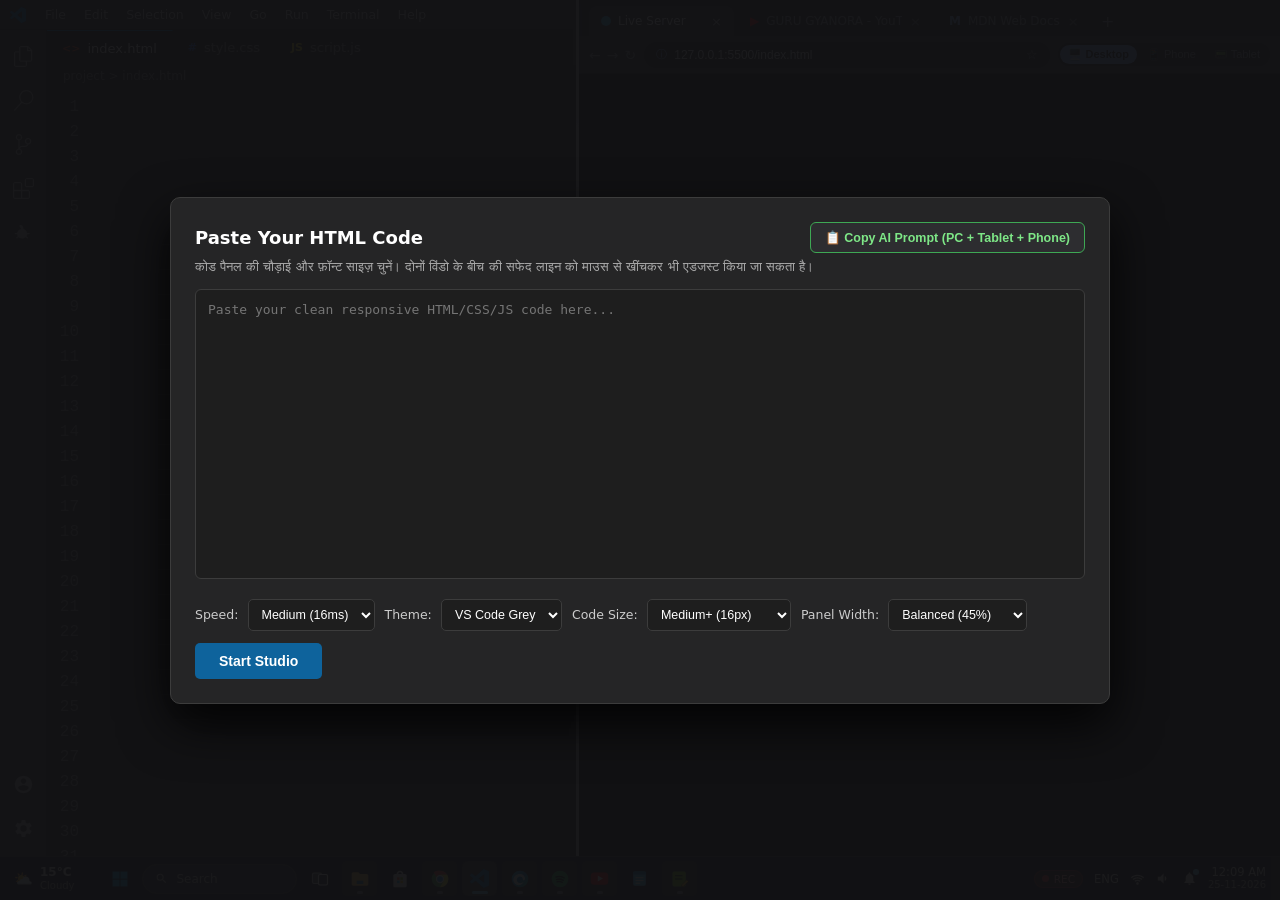
<file: single.html>
<!DOCTYPE html>
<html lang="en">
<head>
<meta charset="UTF-8">
<meta name="viewport" content="width=device-width, initial-scale=1.0">
<title>Visual Studio Code</title>
<style>
  :root {
    --ed-bg: #1e1e1e;
    --ed-sidebar: #252526;
    --ed-activity: #333333;
    --ed-menubar: #323233;
    --ed-tab-inactive: #2d2d2d;
    --ed-border: #2b2b2b;
    --code-font-size: 16px;
    --code-line-height: 24px;
    --cursor-height: 18px;
    --editor-width: 45%;
  }

  * {
    box-sizing: border-box;
    margin: 0;
    padding: 0;
  }

  body, html {
    width: 100%;
    height: 100%;
    background-color: #141416;
    color: #d4d4d4;
    font-family: 'Segoe UI', system-ui, -apple-system, sans-serif;
    overflow: hidden;
    display: flex;
    flex-direction: column;
  }

  #workspace {
    display: flex;
    width: 100vw;
    height: calc(100vh - 44px);
    overflow: hidden;
    position: relative;
  }

  #vscode-pane {
    width: var(--editor-width);
    min-width: 30%;
    max-width: 65%;
    height: 100%;
    background: var(--ed-bg);
    display: flex;
    flex-direction: column;
    transition: background 0.25s ease;
    position: relative;
    flex-shrink: 0;
  }

  #window-divider {
    width: 3px;
    height: 100%;
    background: linear-gradient(180deg, rgba(255,255,255,0.65) 0%, rgba(255,255,255,0.85) 50%, rgba(255,255,255,0.65) 100%);
    box-shadow: 0 0 8px rgba(255, 255, 255, 0.28);
    cursor: col-resize;
    z-index: 40;
    flex-shrink: 0;
    position: relative;
  }

  #window-divider:hover {
    background: #ffffff;
    box-shadow: 0 0 12px rgba(255, 255, 255, 0.6);
  }

  .vscode-menubar {
    height: 30px;
    background: var(--ed-menubar);
    display: flex;
    align-items: center;
    padding: 0 10px;
    gap: 4px;
    font-size: 12.5px;
    color: #cccccc;
    user-select: none;
    flex-shrink: 0;
    border-bottom: 1px solid var(--ed-sidebar);
  }

  .vscode-logo {
    width: 16px;
    height: 16px;
    margin-right: 8px;
    flex-shrink: 0;
  }

  .menu-item {
    padding: 3px 7px;
    border-radius: 4px;
    cursor: default;
  }
  .menu-item:hover {
    background: rgba(255, 255, 255, 0.1);
    color: #ffffff;
  }

  .vscode-body {
    flex: 1;
    display: flex;
    flex-direction: row;
    overflow: hidden;
  }

  .activity-bar {
    width: 46px;
    background: var(--ed-activity);
    display: flex;
    flex-direction: column;
    justify-content: space-between;
    align-items: center;
    padding: 4px 0 6px 0;
    user-select: none;
    flex-shrink: 0;
  }

  .act-top, .act-bottom {
    display: flex;
    flex-direction: column;
    align-items: center;
    width: 100%;
  }

  .act-btn {
    width: 46px;
    height: 44px;
    display: flex;
    align-items: center;
    justify-content: center;
    cursor: pointer;
    position: relative;
    opacity: 0.55;
    transition: opacity 0.15s;
  }

  .act-btn:hover { opacity: 0.95; }
  .act-btn.active { opacity: 1; }

  .act-btn.active::before {
    content: '';
    position: absolute;
    left: 0;
    top: 4px;
    bottom: 4px;
    width: 2px;
    background: #ffffff;
  }

  .act-icon {
    width: 21px;
    height: 21px;
    fill: #ffffff;
  }

  #side-drawer {
    width: 0;
    background: var(--ed-sidebar);
    border-right: 1px solid var(--ed-bg);
    overflow: hidden;
    transition: width 0.2s ease;
    display: flex;
    flex-direction: column;
    flex-shrink: 0;
  }

  #side-drawer.open { width: 190px; }

  .drawer-header {
    padding: 10px 14px;
    font-size: 11px;
    letter-spacing: 0.8px;
    color: #bbbbbb;
    text-transform: uppercase;
    font-weight: 600;
  }

  .drawer-item {
    padding: 7px 14px;
    font-size: 13px;
    color: #cccccc;
    cursor: pointer;
    display: flex;
    align-items: center;
    gap: 8px;
  }

  .drawer-item:hover { background: rgba(255, 255, 255, 0.06); }
  .drawer-item.active-file { background: rgba(255, 255, 255, 0.12); color: #ffffff; }

  .merge-ext-btn {
    margin: 10px 12px;
    padding: 8px 10px;
    background: #0e639c;
    color: #ffffff;
    border: none;
    border-radius: 4px;
    font-size: 12px;
    font-weight: 600;
    cursor: pointer;
    text-align: center;
  }
  .merge-ext-btn:hover { background: #1177bb; }

  .search-box-wrap { padding: 8px 12px; }
  .search-input {
    width: 100%;
    background: #3c3c3c;
    border: 1px solid #007fd4;
    color: #ffffff;
    padding: 5px 8px;
    font-size: 12.5px;
    outline: none;
  }

  .search-results {
    padding: 6px 12px;
    font-size: 12px;
    color: #9cdcfe;
    overflow-y: auto;
  }

  .editor-column {
    flex: 1;
    display: flex;
    flex-direction: column;
    height: 100%;
    overflow: hidden;
    background: var(--ed-bg);
    position: relative;
  }

  .tabs-bar {
    height: 35px;
    background: var(--ed-sidebar);
    display: flex;
    align-items: center;
    user-select: none;
    flex-shrink: 0;
  }

  .tab {
    height: 100%;
    padding: 0 15px;
    display: flex;
    align-items: center;
    gap: 7px;
    font-size: 13px;
    color: #969696;
    background: var(--ed-tab-inactive);
    border-right: 1px solid var(--ed-bg);
    cursor: pointer;
  }

  .tab:hover { background: rgba(255, 255, 255, 0.05); color: #dddddd; }
  .tab.active {
    background: var(--ed-bg);
    color: #ffffff;
    border-top: 1px solid #007acc;
  }

  .icon-html { color: #e44d26; font-weight: bold; font-size: 11px; }
  .icon-css  { color: #2965f1; font-weight: bold; font-size: 11px; }
  .icon-js   { color: #f7df1e; font-weight: bold; font-size: 11px; }

  .breadcrumb-bar {
    height: 22px;
    background: var(--ed-bg);
    padding: 0 16px;
    display: flex;
    align-items: center;
    font-size: 12px;
    color: #858585;
    box-shadow: 0 2px 4px rgba(0,0,0,0.25);
    z-index: 2;
    flex-shrink: 0;
  }

  #editor-scroll {
    flex: 1;
    height: 100%;
    overflow-y: auto;
    padding: 8px 14px 180px 0;
    font-family: 'Consolas', 'Courier New', monospace;
    font-size: var(--code-font-size);
    line-height: var(--code-line-height);
    scroll-behavior: smooth;
    position: relative;
  }

  #editor-scroll::-webkit-scrollbar { width: 8px; }
  #editor-scroll::-webkit-scrollbar-thumb { background: rgba(121, 121, 121, 0.35); }

  .code-line-row {
    display: flex;
    align-items: stretch;
    min-height: var(--code-line-height);
    border-bottom: 1px solid rgba(255, 255, 255, 0.032);
  }

  .code-line-row.active-line {
    background: rgba(255, 255, 255, 0.065);
    border-top: 1px solid rgba(255, 255, 255, 0.08);
    border-bottom: 1px solid rgba(255, 255, 255, 0.08);
  }

  .gutter-num {
    width: 46px;
    text-align: right;
    padding-right: 14px;
    color: #858585;
    user-select: none;
    flex-shrink: 0;
  }

  .code-line-row.active-line .gutter-num { color: #c6c6c6; }

  .indent-guides {
    display: inline-flex;
    align-items: stretch;
    flex-shrink: 0;
    user-select: none;
  }

  .indent-unit {
    display: inline-block;
    width: 2ch;
    border-left: 1px solid rgba(255, 255, 255, 0.14);
    margin-top: -1px;
    margin-bottom: -1px;
  }

  .indent-unit.active-guide { border-left: 1px solid rgba(255, 255, 255, 0.34); }

  .line-content {
    flex: 1;
    white-space: pre-wrap;
    word-break: break-word;
    color: #d4d4d4;
  }

  .color-swatch {
    display: inline-block;
    width: 11px;
    height: 11px;
    border: 1px solid rgba(255, 255, 255, 0.55);
    margin-right: 4px;
    vertical-align: middle;
    border-radius: 1px;
  }

  .cursor {
    display: inline-block;
    width: 2px;
    height: var(--cursor-height);
    background-color: #aeafad;
    vertical-align: text-bottom;
    animation: blink 0.9s infinite;
  }

  @keyframes blink {
    0%, 49% { opacity: 1; }
    50%, 100% { opacity: 0; }
  }

  #intellisense-popup {
    position: fixed;
    min-width: 240px;
    max-width: 300px;
    background: #252526;
    border: 1px solid #454545;
    box-shadow: 0 6px 20px rgba(0, 0, 0, 0.65);
    z-index: 60;
    font-family: 'Consolas', 'Courier New', monospace;
    font-size: 12.5px;
    display: none;
    flex-direction: column;
    border-radius: 3px;
    overflow: hidden;
    pointer-events: none;
  }
  #intellisense-popup.visible { display: flex; }

  .is-row {
    height: 22px;
    padding: 0 8px;
    display: flex;
    align-items: center;
    justify-content: space-between;
    color: #cccccc;
    gap: 10px;
  }
  .is-row.selected { background: #04395e; color: #ffffff; }
  .is-left { display: flex; align-items: center; gap: 7px; overflow: hidden; white-space: nowrap; }
  .is-icon {
    width: 14px;
    height: 14px;
    display: inline-flex;
    align-items: center;
    justify-content: center;
    font-size: 10px;
    font-weight: bold;
    border-radius: 2px;
    flex-shrink: 0;
  }
  .is-icon.prop { background: rgba(117, 190, 255, 0.2); color: #75beff; border: 1px solid #75beff; }
  .is-icon.tag  { background: rgba(238, 157, 40, 0.2); color: #ee9d28; border: 1px solid #ee9d28; }
  .is-icon.file { background: rgba(137, 209, 133, 0.2); color: #89d185; border: 1px solid #89d185; }
  .is-icon.kw   { background: rgba(197, 134, 192, 0.2); color: #c586c0; border: 1px solid #c586c0; }
  .is-match { color: #18a3ff; font-weight: bold; }
  .is-row.selected .is-match { color: #60cdff; }
  .is-type { font-size: 10.5px; color: #858585; flex-shrink: 0; }

  .vs-bracket { color: #808080; }
  .vs-tag     { color: #569cd6; }
  .vs-attr    { color: #9cdcfe; }
  .vs-str     { color: #ce9178; }
  .vs-comment { color: #6a9955; font-style: italic; }
  .vs-sel     { color: #d7ba7d; }
  .vs-prop    { color: #9cdcfe; }
  .vs-val     { color: #ce9178; }
  .vs-num     { color: #b5cea8; }
  .vs-kw      { color: #569cd6; }
  .vs-ctrl    { color: #c586c0; }
  .vs-fn      { color: #dcdcaa; }
  .vs-var     { color: #9cdcfe; }
  .vs-punc    { color: #ffd700; }

  #chrome-pane {
    flex: 1;
    height: 100%;
    background: #202124;
    display: flex;
    flex-direction: column;
    position: relative;
    overflow: hidden;
  }

  .chrome-tabbar {
    height: 36px;
    background: #202124;
    display: flex;
    align-items: flex-end;
    padding: 0 10px;
    gap: 4px;
    user-select: none;
    flex-shrink: 0;
  }

  .chrome-tab {
    height: 30px;
    min-width: 145px;
    max-width: 195px;
    padding: 0 12px;
    border-radius: 8px 8px 0 0;
    background: #292a2d;
    color: #9aa0a6;
    font-size: 12px;
    display: flex;
    align-items: center;
    justify-content: space-between;
    gap: 8px;
  }

  .chrome-tab.active {
    background: #35363a;
    color: #ffffff;
  }

  .chrome-tab-title {
    display: flex;
    align-items: center;
    gap: 7px;
    overflow: hidden;
    white-space: nowrap;
  }

  .chrome-new-tab {
    width: 26px;
    height: 26px;
    border-radius: 50%;
    display: flex;
    align-items: center;
    justify-content: center;
    color: #9aa0a6;
    font-size: 16px;
    margin-bottom: 2px;
  }

  .chrome-navbar {
    height: 38px;
    background: #35363a;
    display: flex;
    align-items: center;
    padding: 0 10px;
    gap: 8px;
    border-bottom: 1px solid #202124;
    flex-shrink: 0;
  }

  .nav-arrows {
    display: flex;
    align-items: center;
    gap: 6px;
    color: #9aa0a6;
    font-size: 14px;
    user-select: none;
  }

  .chrome-omnibox {
    flex: 1;
    height: 26px;
    background: #202124;
    border-radius: 14px;
    display: flex;
    align-items: center;
    justify-content: space-between;
    padding: 0 12px;
    font-size: 12px;
    color: #e8eaed;
    font-family: 'Segoe UI', sans-serif;
  }

  .omnibox-left {
    display: flex;
    align-items: center;
    gap: 7px;
    overflow: hidden;
    white-space: nowrap;
  }

  .device-switcher {
    display: flex;
    align-items: center;
    background: #202124;
    border-radius: 14px;
    padding: 2px;
    gap: 2px;
  }

  .dev-btn {
    border: none;
    background: transparent;
    color: #9aa0a6;
    padding: 3px 8px;
    border-radius: 11px;
    font-size: 11px;
    cursor: pointer;
    display: flex;
    align-items: center;
    gap: 4px;
    transition: all 0.2s ease;
  }

  .dev-btn:hover { color: #ffffff; }
  .dev-btn.active {
    background: #8ab4f8;
    color: #202124;
    font-weight: 700;
  }

  #chrome-viewport {
    flex: 1;
    width: 100%;
    background: #141518;
    display: flex;
    align-items: center;
    justify-content: center;
    position: relative;
    overflow: hidden;
  }

  #device-shell {
    width: 100%;
    height: 100%;
    background: #000000;
    transition: all 0.55s cubic-bezier(0.22, 1, 0.36, 1);
    position: relative;
    overflow: hidden;
  }

  #device-shell.mode-mobile {
    width: 340px;
    height: 90%;
    max-height: 680px;
    border-radius: 36px;
    border: 10px solid #2b2d31;
    box-shadow: 0 24px 60px rgba(0, 0, 0, 0.85), 0 0 0 2px #4a4d54;
  }

  #device-shell.mode-tablet {
    width: 580px;
    height: 88%;
    max-height: 760px;
    border-radius: 26px;
    border: 12px solid #2b2d31;
    box-shadow: 0 24px 60px rgba(0, 0, 0, 0.85), 0 0 0 2px #4a4d54;
  }

  #live-frame {
    width: 100%;
    height: 100%;
    border: none;
    display: block;
    pointer-events: auto;
  }

  #virtual-cursor {
    position: fixed;
    width: 24px;
    height: 24px;
    z-index: 95;
    pointer-events: none;
    opacity: 0;
    transform: translate(-50%, -50%);
    transition: top 0.65s cubic-bezier(0.22, 1, 0.36, 1), left 0.65s cubic-bezier(0.22, 1, 0.36, 1), opacity 0.25s ease;
    filter: drop-shadow(0 3px 6px rgba(0,0,0,0.65));
  }

  #virtual-cursor.visible { opacity: 1; }
  #virtual-cursor.clicking {
    transform: translate(-50%, -50%) scale(0.82);
  }

  #stealth-controls {
    position: absolute;
    bottom: 14px;
    right: 14px;
    opacity: 0;
    transition: opacity 0.25s ease;
    z-index: 20;
  }
  #chrome-pane:hover #stealth-controls { opacity: 0.85; }

  .stealth-btn {
    background: rgba(37, 37, 38, 0.85);
    color: #cccccc;
    border: 1px solid #454545;
    width: 34px;
    height: 34px;
    border-radius: 6px;
    cursor: pointer;
    font-size: 16px;
    display: flex;
    align-items: center;
    justify-content: center;
  }
  .stealth-btn:hover { background: #0e639c; color: #ffffff; }

  .win-taskbar {
    height: 44px;
    width: 100vw;
    background: rgba(24, 24, 27, 0.98);
    border-top: 1px solid #333336;
    display: flex;
    align-items: center;
    justify-content: space-between;
    padding: 0 14px;
    user-select: none;
    flex-shrink: 0;
    z-index: 50;
  }

  .tb-left-group { display: flex; align-items: center; gap: 18px; }
  .tb-weather { display: flex; align-items: center; gap: 7px; font-size: 12px; color: #e0e0e0; padding-right: 10px; }
  .tb-apps { display: flex; align-items: center; gap: 5px; }

  .tb-icon-btn {
    width: 35px;
    height: 35px;
    border-radius: 6px;
    display: flex;
    align-items: center;
    justify-content: center;
    position: relative;
  }
  .tb-icon-btn.app-open { background: rgba(255, 255, 255, 0.05); }
  .tb-icon-btn.app-open::after {
    content: '';
    position: absolute;
    bottom: 2px;
    width: 6px;
    height: 3px;
    border-radius: 2px;
    background: #8a8a8e;
  }
  .tb-icon-btn.app-focused { background: rgba(255, 255, 255, 0.1); }
  .tb-icon-btn.app-focused::after {
    content: '';
    position: absolute;
    bottom: 2px;
    width: 16px;
    height: 3px;
    border-radius: 2px;
    background: #60cdff;
  }

  .tb-search-pill {
    height: 30px;
    width: 155px;
    background: #2d2d30;
    border: 1px solid #3f3f44;
    border-radius: 15px;
    display: flex;
    align-items: center;
    padding: 0 12px;
    gap: 8px;
    color: #b8b8b8;
    font-size: 12px;
  }

  .tb-right { display: flex; align-items: center; gap: 11px; font-size: 11.5px; color: #e0e0e0; }
  .rec-pill {
    display: flex;
    align-items: center;
    gap: 5px;
    background: rgba(239, 68, 68, 0.16);
    border: 1px solid rgba(239, 68, 68, 0.45);
    padding: 2px 7px;
    border-radius: 10px;
    font-size: 10.5px;
    color: #fca5a5;
  }
  .rec-dot {
    width: 7px;
    height: 7px;
    border-radius: 50%;
    background: #ef4444;
    animation: recPulse 1.2s infinite;
  }
  @keyframes recPulse { 0%, 100% { opacity: 1; } 50% { opacity: 0.35; } }

  .overlay-modal {
    position: fixed;
    inset: 0;
    background: rgba(18, 18, 20, 0.96);
    z-index: 100;
    display: flex;
    align-items: center;
    justify-content: center;
    transition: opacity 0.3s ease, visibility 0.3s ease;
  }
  .overlay-modal.hidden { opacity: 0; visibility: hidden; pointer-events: none; }

  .modal-box {
    width: 94%;
    max-width: 940px;
    background: #252526;
    border: 1px solid #3c3c3c;
    border-radius: 10px;
    padding: 24px;
    box-shadow: 0 20px 50px rgba(0,0,0,0.85);
  }
  .modal-header-row { display: flex; justify-content: space-between; align-items: center; margin-bottom: 6px; }
  .modal-box h2 { font-size: 18px; color: #fff; }
  .modal-box p { font-size: 13px; color: #aaaaaa; margin-bottom: 14px; }

  .ai-prompt-btn {
    background: #2d2d30;
    color: #7ee787;
    border: 1px solid #3ea854;
    padding: 7px 14px;
    border-radius: 6px;
    font-size: 12.5px;
    font-weight: 600;
    cursor: pointer;
    display: flex;
    align-items: center;
    gap: 6px;
  }
  .ai-prompt-btn:hover { background: #238636; color: #ffffff; }

  .code-textarea {
    width: 100%;
    height: 290px;
    background: #1e1e1e;
    border: 1px solid #3c3c3c;
    color: #9cdcfe;
    font-family: 'Consolas', monospace;
    font-size: 13px;
    padding: 12px;
    border-radius: 6px;
    resize: none;
    outline: none;
    margin-bottom: 16px;
  }

  .modal-footer { display: flex; flex-wrap: wrap; justify-content: space-between; align-items: center; gap: 12px; }
  .modal-options-wrap { display: flex; flex-wrap: wrap; align-items: center; gap: 10px; }

  select {
    background: #1e1e1e;
    color: #fff;
    border: 1px solid #3c3c3c;
    padding: 7px 9px;
    border-radius: 5px;
    font-size: 12.5px;
  }

  .start-btn {
    background: #0e639c;
    color: #fff;
    border: none;
    padding: 10px 24px;
    font-size: 14px;
    font-weight: 600;
    border-radius: 5px;
    cursor: pointer;
  }
  .start-btn:hover { background: #1177bb; }

  .sec-btn {
    background: #3c3c3c;
    color: #fff;
    border: none;
    padding: 10px 18px;
    font-size: 14px;
    border-radius: 5px;
    cursor: pointer;
  }
  .sec-btn:hover { background: #4b4b4b; }

  #countdown {
    position: fixed;
    inset: 0;
    background: var(--ed-bg);
    display: flex;
    align-items: center;
    justify-content: center;
    font-size: 80px;
    font-weight: bold;
    color: #569cd6;
    z-index: 90;
    opacity: 0;
    pointer-events: none;
  }
  #countdown.show { opacity: 1; }
</style>
</head>
<body>

  <div id="workspace">
    <div id="vscode-pane">
      <div class="vscode-menubar">
        <svg class="vscode-logo" viewBox="0 0 24 24">
          <path fill="#007acc" d="M23.15 2.587L18.21.21a1.494 1.494 0 0 0-1.705.29l-9.46 8.63-4.12-3.128a.999.999 0 0 0-1.276.057L.327 7.261A1 1 0 0 0 .326 8.74L3.899 12 .326 15.26a1 1 0 0 0 .001 1.479L1.65 17.94a.999.999 0 0 0 1.276.057l4.12-3.128 9.46 8.63a1.492 1.492 0 0 0 1.704.29l4.942-2.377A1.5 1.5 0 0 0 24 20.06V3.939a1.5 1.5 0 0 0-.85-1.352zm-5.146 14.861L10.826 12l7.178-5.448v10.896z"/>
        </svg>
        <div class="menu-item">File</div>
        <div class="menu-item">Edit</div>
        <div class="menu-item">Selection</div>
        <div class="menu-item">View</div>
        <div class="menu-item">Go</div>
        <div class="menu-item">Run</div>
        <div class="menu-item">Terminal</div>
        <div class="menu-item">Help</div>
      </div>

      <div class="vscode-body">
        <div class="activity-bar">
          <div class="act-top">
            <div class="act-btn" id="btn-explorer" title="Explorer" onclick="toggleDrawer('explorer')">
              <svg class="act-icon" viewBox="0 0 24 24"><path d="M17.5 0h-9L7 1.5V6H2.5L1 7.5v15.07L2.5 24h12.07L16 22.57V18h4.7l1.3-1.43V4.5L17.5 0zm0 2.12l2.38 2.38H17.5V2.12zm-3 20.38h-12v-15H7v9.07L8.5 18h6v4.5zm6-6h-12v-15H16V6h4.5v10.5z"/></svg>
            </div>
            <div class="act-btn" id="btn-search" title="Search" onclick="toggleDrawer('search')">
              <svg class="act-icon" viewBox="0 0 24 24"><path d="M15.25 0a8.25 8.25 0 0 0-6.18 13.72L1 22.88l1.12 1.12 8.05-9.12A8.251 8.251 0 1 0 15.25.01V0zm0 15a6.75 6.75 0 1 1 0-13.5 6.75 6.75 0 0 1 0 13.5z"/></svg>
            </div>
            <div class="act-btn" id="btn-git" title="Source Control" onclick="toggleDrawer('git')">
              <svg class="act-icon" viewBox="0 0 24 24"><path d="M21.007 8.222A3.738 3.738 0 0 0 15.045 5.2a3.737 3.737 0 0 0 1.156 6.583 2.988 2.988 0 0 1-2.668 1.67h-2.99a4.456 4.456 0 0 0-2.989 1.165V7.4a3.737 3.737 0 1 0-1.494 0v9.117a3.776 3.776 0 1 0 1.816.099 2.99 2.99 0 0 1 2.668-1.667h2.99a4.484 4.484 0 0 0 4.223-3.039 3.736 3.736 0 0 0 3.25-3.687zM4.565 3.738a2.242 2.242 0 1 1 4.484 0 2.242 2.242 0 0 1-4.484 0zm4.484 16.441a2.242 2.242 0 1 1-4.484 0 2.242 2.242 0 0 1 4.484 0zm8.221-9.715a2.242 2.242 0 1 1 0-4.485 2.242 2.242 0 0 1 0 4.485z"/></svg>
            </div>
            <div class="act-btn" id="btn-ext" title="Extensions" onclick="toggleDrawer('ext')">
              <svg class="act-icon" viewBox="0 0 24 24"><path d="M13.5 1.5L15 0h7.5L24 1.5V9l-1.5 1.5H15L13.5 9V1.5zm1.5 0V9h7.5V1.5H15zM0 15V6l1.5-1.5H9L10.5 6v7.5H18l1.5 1.5v7.5L18 24H1.5L0 22.5V15zm9-1.5V6H1.5v7.5H9zM9 15H1.5v7.5H9V15zm1.5 7.5H18V15h-7.5v7.5z"/></svg>
            </div>
            <div class="act-btn" id="btn-debug" title="Run and Debug" onclick="toggleDrawer('debug')">
              <svg class="act-icon" viewBox="0 0 24 24"><path d="M10.97 8.265l6.5 4.2a.5.5 0 0 1 0 .84l-6.5 4.2a.5.5 0 0 1-.77-.42v-8.4a.5.5 0 0 1 .77-.42zM7.5 3A4.5 4.5 0 0 1 12 7.5v.28a6.5 6.5 0 0 1 4.47 4.72H19v1.5h-2.53a6.5 6.5 0 0 1-.82 2.22l1.82 1.82-1.06 1.06-1.74-1.74A6.48 6.48 0 0 1 10.5 19a6.48 6.48 0 0 1-4.17-1.64l-1.74 1.74-1.06-1.06 1.82-1.82A6.5 6.5 0 0 1 4.53 14H2v-1.5h2.53A6.5 6.5 0 0 1 9 7.78V7.5A4.5 4.5 0 0 1 7.5 3z"/></svg>
            </div>
          </div>

          <div class="act-bottom">
            <div class="act-btn" title="Accounts">
              <svg class="act-icon" viewBox="0 0 24 24"><path d="M12 2C6.48 2 2 6.48 2 12s4.48 10 10 10 10-4.48 10-10S17.52 2 12 2zm0 3c1.66 0 3 1.34 3 3s-1.34 3-3 3-3-1.34-3-3 1.34-3 3-3zm0 14.2c-2.5 0-4.71-1.28-6-3.22.03-1.99 4-3.08 6-3.08 1.99 0 5.97 1.09 6 3.08-1.29 1.94-3.5 3.22-6 3.22z"/></svg>
            </div>
            <div class="act-btn" title="Manage">
              <svg class="act-icon" viewBox="0 0 24 24"><path d="M19.14 12.94c.04-.3.06-.61.06-.94 0-.32-.02-.64-.07-.94l2.03-1.58a.49.49 0 0 0 .12-.61l-1.92-3.32a.488.488 0 0 0-.59-.22l-2.39.96c-.5-.38-1.03-.7-1.62-.94l-.36-2.54a.484.484 0 0 0-.48-.41h-3.84c-.24 0-.43.17-.47.41l-.36 2.54c-.59.24-1.13.57-1.62.94l-2.39-.96c-.22-.08-.47 0-.59.22L2.74 8.87c-.12.21-.08.47.12.61l2.03 1.58c-.05.3-.09.63-.09.94s.02.64.07.94l-2.03 1.58a.49.49 0 0 0-.12.61l1.92 3.32c.12.22.37.29.59.22l2.39-.96c.5.38 1.03.7 1.62.94l.36 2.54c.05.24.24.41.48.41h3.84c.24 0 .44-.17.47-.41l.36-2.54c.59-.24 1.13-.56 1.62-.94l2.39.96c.22.08.47 0 .59-.22l1.92-3.32c.12-.22.07-.47-.12-.61l-2.01-1.58zM12 15.6c-1.98 0-3.6-1.62-3.6-3.6s1.62-3.6 3.6-3.6 3.6 1.62 3.6 3.6-1.62 3.6-3.6 3.6z"/></svg>
            </div>
          </div>
        </div>

        <div id="side-drawer">
          <div id="drawer-content"></div>
        </div>

        <div class="editor-column">
          <div class="tabs-bar">
            <div class="tab active" id="tab-html" onclick="switchTabManually('html')"><span class="icon-html">&lt;&gt;</span> index.html</div>
            <div class="tab" id="tab-css" onclick="switchTabManually('css')"><span class="icon-css">#</span> style.css</div>
            <div class="tab" id="tab-js" onclick="switchTabManually('js')"><span class="icon-js">JS</span> script.js</div>
          </div>
          <div class="breadcrumb-bar" id="breadcrumb">project &gt; index.html</div>

          <div id="editor-scroll"></div>
        </div>
      </div>

      <div id="intellisense-popup"></div>
    </div>

    <div id="window-divider" title="Drag to resize editor width"></div>

    <div id="chrome-pane">
      <div class="chrome-tabbar">
        <div class="chrome-tab active">
          <div class="chrome-tab-title">
            <span style="display:inline-block; width:10px; height:10px; border-radius:50%; background:#38bdf8;"></span>
            <span id="chrome-page-title">Live Server</span>
          </div>
          <span style="font-size:13px; opacity:0.7;">×</span>
        </div>

        <div class="chrome-tab">
          <div class="chrome-tab-title">
            <span style="color:#ff0000; font-weight:bold;">▶</span>
            <span>GURU GYANORA - YouTube</span>
          </div>
          <span style="font-size:13px; opacity:0.6;">×</span>
        </div>

        <div class="chrome-tab">
          <div class="chrome-tab-title">
            <span style="color:#8ab4f8; font-weight:bold;">M</span>
            <span>MDN Web Docs</span>
          </div>
          <span style="font-size:13px; opacity:0.6;">×</span>
        </div>

        <div class="chrome-new-tab">+</div>
      </div>

      <div class="chrome-navbar">
        <div class="nav-arrows">
          <span>←</span>
          <span>→</span>
          <span style="cursor:pointer;" onclick="reloadLiveFrame()" title="Reload">↻</span>
        </div>

        <div class="chrome-omnibox">
          <div class="omnibox-left">
            <span style="color:#8ab4f8; font-size:11px;">ⓘ</span>
            <span id="chrome-url-text">127.0.0.1:5500/index.html</span>
          </div>
          <span style="color:#9aa0a6; font-size:13px;">☆</span>
        </div>

        <div class="device-switcher">
          <button class="dev-btn active" id="dev-desktop" onclick="setDeviceMode('desktop')">🖥️ Desktop</button>
          <button class="dev-btn" id="dev-mobile" onclick="setDeviceMode('mobile')">📱 Phone</button>
          <button class="dev-btn" id="dev-tablet" onclick="setDeviceMode('tablet')">📟 Tablet</button>
        </div>
      </div>

      <div id="chrome-viewport">
        <div id="device-shell">
          <iframe id="live-frame"></iframe>
        </div>

        <div id="stealth-controls">
          <button class="stealth-btn" title="Replay Typing" onclick="startRealCoder(false)">↻</button>
        </div>
      </div>
    </div>
  </div>

  <svg id="virtual-cursor" viewBox="0 0 24 24">
    <path fill="#ffffff" stroke="#000000" stroke-width="1.6" d="M4 2 L4 19 L8.5 14.5 L12 21 L14.8 19.6 L11.2 13 L18 13 Z"/>
  </svg>

  <div class="win-taskbar">
    <div class="tb-left-group">
      <div class="tb-weather">
        <span style="font-size:15px;">⛅</span>
        <div>
          <div style="font-weight:600; line-height:1.1;">15°C</div>
          <div style="font-size:10px; color:#a0a0a0;">Cloudy</div>
        </div>
      </div>

      <div class="tb-apps">
        <div class="tb-icon-btn" title="Start">
          <svg width="18" height="18" viewBox="0 0 24 24">
            <path fill="#00a4ef" d="M2 2h9.5v9.5H2V2zm10.5 0H22v9.5h-9.5V2zM2 12.5h9.5V22H2v-9.5zm10.5 0H22V22h-9.5v-9.5z"/>
          </svg>
        </div>

        <div class="tb-search-pill">
          <svg width="13" height="13" viewBox="0 0 24 24" fill="#b8b8b8"><path d="M15.5 14h-.79l-.28-.27A6.471 6.471 0 0 0 16 9.5 6.5 6.5 0 1 0 9.5 16c1.61 0 3.09-.59 4.23-1.57l.27.28v.79l5 4.99L20.49 19l-4.99-5zm-6 0C7.01 14 5 11.99 5 9.5S7.01 5 9.5 5 14 7.01 14 9.5 11.99 14 9.5 14z"/></svg>
          <span>Search</span>
        </div>

        <div class="tb-icon-btn" title="Task View">
          <svg width="18" height="18" viewBox="0 0 24 24">
            <rect x="2" y="4" width="12" height="14" rx="2" fill="#4f545c" stroke="#c8c8c8" stroke-width="1.5"/>
            <rect x="10" y="6" width="12" height="14" rx="2" fill="#2b2d30" stroke="#ffffff" stroke-width="1.5"/>
          </svg>
        </div>

        <div class="tb-icon-btn app-open" title="File Explorer">
          <svg width="20" height="20" viewBox="0 0 24 24">
            <path fill="#f7c548" d="M20 6h-8l-2-2H4c-1.1 0-2 .9-2 2v12c0 1.1.9 2 2 2h16c1.1 0 2-.9 2-2V8c0-1.1-.9-2-2-2z"/>
            <path fill="#2980b9" d="M8 14h8v4H8z"/>
          </svg>
        </div>

        <div class="tb-icon-btn" title="Microsoft Store">
          <svg width="20" height="20" viewBox="0 0 24 24">
            <path fill="#e1e1e1" d="M18 6h-2c0-2.21-1.79-4-4-4S8 3.79 8 6H6c-1.1 0-2 .9-2 2v12c0 1.1.9 2 2 2h12c1.1 0 2-.9 2-2V8c0-1.1-.9-2-2-2zm-6-2c1.1 0 2 .9 2 2h-4c0-1.1.9-2 2-2z"/>
            <rect x="8.5" y="10" width="3" height="3" fill="#f25022"/>
            <rect x="12.5" y="10" width="3" height="3" fill="#7fba00"/>
            <rect x="8.5" y="14" width="3" height="3" fill="#00a4ef"/>
            <rect x="12.5" y="14" width="3" height="3" fill="#ffb900"/>
          </svg>
        </div>

        <div class="tb-icon-btn app-open" title="Google Chrome">
          <svg width="20" height="20" viewBox="0 0 24 24">
            <circle cx="12" cy="12" r="10" fill="#4caf50"/>
            <path fill="#f44336" d="M12 2a10 10 0 0 1 8.66 5H12a5 5 0 0 0-4.33 2.5L4.4 3.84A9.96 9.96 0 0 1 12 2z"/>
            <path fill="#ffeb3b" d="M12 7h8.66A10 10 0 0 1 12 22l4.33-7.5A5 5 0 0 0 12 7z"/>
            <circle cx="12" cy="12" r="4.2" fill="#2196f3" stroke="#ffffff" stroke-width="1.5"/>
          </svg>
        </div>

        <div class="tb-icon-btn app-focused" title="Visual Studio Code">
          <svg width="19" height="19" viewBox="0 0 24 24">
            <path fill="#007acc" d="M23.15 2.587L18.21.21a1.494 1.494 0 0 0-1.705.29l-9.46 8.63-4.12-3.128a.999.999 0 0 0-1.276.057L.327 7.261A1 1 0 0 0 .326 8.74L3.899 12 .326 15.26a1 1 0 0 0 .001 1.479L1.65 17.94a.999.999 0 0 0 1.276.057l4.12-3.128 9.46 8.63a1.492 1.492 0 0 0 1.704.29l4.942-2.377A1.5 1.5 0 0 0 24 20.06V3.939a1.5 1.5 0 0 0-.85-1.352zm-5.146 14.861L10.826 12l7.178-5.448v10.896z"/>
          </svg>
        </div>

        <div class="tb-icon-btn app-open" title="Microsoft Edge">
          <svg width="20" height="20" viewBox="0 0 24 24">
            <defs>
              <linearGradient id="edgeGrad" x1="0%" y1="0%" x2="100%" y2="100%">
                <stop offset="0%" stop-color="#38bdf8"/>
                <stop offset="50%" stop-color="#0284c7"/>
                <stop offset="100%" stop-color="#10b981"/>
              </linearGradient>
            </defs>
            <circle cx="12" cy="12" r="10" fill="url(#edgeGrad)"/>
            <path fill="#ffffff" opacity="0.9" d="M12 6c3.3 0 6 2.5 6 5.5 0 1.2-.5 2.2-1.4 2.2-.8 0-1.2-.6-1.2-1.4 0-1.8-1.5-3.3-3.4-3.3-2.1 0-3.8 1.7-3.8 3.8 0 2.3 1.9 4.2 4.3 4.2 1.4 0 2.7-.5 3.7-1.3-.9 2.3-3.2 3.8-5.8 3.8-3.6 0-6.4-2.9-6.4-6.5C4 8.9 7.5 6 12 6z"/>
          </svg>
        </div>

        <div class="tb-icon-btn app-open" title="Spotify">
          <svg width="20" height="20" viewBox="0 0 24 24">
            <circle cx="12" cy="12" r="10" fill="#1db954"/>
            <path fill="none" stroke="#121212" stroke-width="1.9" stroke-linecap="round" d="M7.2 9.6c3.2-.9 6.8-.6 9.8 1.1M7.9 12.6c2.6-.7 5.5-.5 8 .9M8.6 15.4c2-.5 4.2-.4 6.1.7"/>
          </svg>
        </div>

        <div class="tb-icon-btn app-open" title="YouTube">
          <svg width="21" height="21" viewBox="0 0 24 24">
            <rect x="2" y="5" width="20" height="14" rx="4" fill="#ff0000"/>
            <polygon points="10,8.5 16,12 10,15.5" fill="#ffffff"/>
          </svg>
        </div>

        <div class="tb-icon-btn" title="Notepad">
          <svg width="19" height="19" viewBox="0 0 24 24">
            <rect x="4" y="3" width="16" height="18" rx="2" fill="#38bdf8"/>
            <rect x="4" y="3" width="16" height="4" rx="1" fill="#0284c7"/>
            <line x1="7" y1="11" x2="17" y2="11" stroke="#ffffff" stroke-width="1.5"/>
            <line x1="7" y1="14.5" x2="17" y2="14.5" stroke="#ffffff" stroke-width="1.5"/>
            <line x1="7" y1="18" x2="13" y2="18" stroke="#ffffff" stroke-width="1.5"/>
          </svg>
        </div>

        <div class="tb-icon-btn app-open" title="Notepad++">
          <svg width="20" height="20" viewBox="0 0 24 24">
            <rect x="3" y="3" width="16" height="18" rx="2" fill="#84cc16"/>
            <line x1="6" y1="8" x2="15" y2="8" stroke="#1a2e05" stroke-width="1.5"/>
            <line x1="6" y1="12" x2="15" y2="12" stroke="#1a2e05" stroke-width="1.5"/>
            <path d="M14 19l6-6 2 2-6 6h-2v-2z" fill="#facc15" stroke="#422006" stroke-width="0.8"/>
          </svg>
        </div>
      </div>
    </div>

    <div class="tb-right">
      <div class="rec-pill" title="Screen Recording Active">
        <span class="rec-dot"></span>
        <span>REC</span>
      </div>

      <span>ENG</span>

      <svg width="15" height="15" viewBox="0 0 24 24" fill="#e0e0e0">
        <path d="M12 18c1.1 0 2 .9 2 2s-.9 2-2 2-2-.9-2-2 .9-2 2-2zm-4.9-2.3l1.4 1.4C9.4 16.4 10.6 16 12 16s2.6.4 3.5 1.1l1.4-1.4C15.6 14.6 13.9 14 12 14s-3.6.6-4.9 1.7zm-2.8-2.8l1.4 1.4C7.3 13 9.5 12 12 12s4.7 1 6.3 2.3l1.4-1.4C17.7 11.1 15 10 12 10s-5.7 1.1-7.7 2.9zM1.5 10.1l1.4 1.4C5.3 9.3 8.5 8 12 8s6.7 1.3 9.1 3.5l1.4-1.4C19.7 7.5 16 6 12 6S4.3 7.5 1.5 10.1z"/>
      </svg>

      <svg width="15" height="15" viewBox="0 0 24 24" fill="#e0e0e0">
        <path d="M3 9v6h4l5 5V4L7 9H3zm13.5 3c0-1.77-1.02-3.29-2.5-4.03v8.05c1.48-.73 2.5-2.25 2.5-4.02z"/>
      </svg>

      <div style="position:relative; display:flex; align-items:center;">
        <svg width="15" height="15" viewBox="0 0 24 24" fill="#e0e0e0">
          <path d="M12 22c1.1 0 2-.9 2-2h-4c0 1.1.9 2 2 2zm6-6v-5c0-3.07-1.63-5.64-4.5-6.32V4c0-.83-.67-1.5-1.5-1.5s-1.5.67-1.5 1.5v.68C7.64 5.36 6 7.92 6 11v5l-2 2v1h16v-1l-2-2z"/>
        </svg>
        <span style="position:absolute; top:-2px; right:-2px; width:6px; height:6px; border-radius:50%; background:#60cdff;"></span>
      </div>

      <div style="text-align:right; line-height:1.15;">
        <div id="tb-clock">09:47 PM</div>
        <div style="font-size:10px; color:#b0b0b0;">25-11-2026</div>
      </div>
    </div>
  </div>

  <div id="countdown">3</div>

  <div id="setup-modal" class="overlay-modal">
    <div class="modal-box">
      <div class="modal-header-row">
        <h2>Paste Your HTML Code</h2>
        <button class="ai-prompt-btn" id="copy-ai-prompt-btn" onclick="copyAIPrompt()">📋 Copy AI Prompt (PC + Tablet + Phone)</button>
      </div>
      <p>कोड पैनल की चौड़ाई और फ़ॉन्ट साइज़ चुनें। दोनों विंडो के बीच की सफेद लाइन को माउस से खींचकर भी एडजस्ट किया जा सकता है।</p>
      <textarea id="raw-code" class="code-textarea" placeholder="Paste your clean responsive HTML/CSS/JS code here..."></textarea>
      <div class="modal-footer">
        <div class="modal-options-wrap">
          <div>
            <label style="font-size:12.5px; color:#ccc; margin-right:4px;">Speed:</label>
            <select id="speed">
              <option value="35">Natural (35ms)</option>
              <option value="16" selected>Medium (16ms)</option>
              <option value="6">Fast (6ms)</option>
              <option value="2">Turbo (2ms)</option>
            </select>
          </div>

          <div>
            <label style="font-size:12.5px; color:#ccc; margin-right:4px;">Theme:</label>
            <select id="theme-select" onchange="applyEditorTheme(this.value)">
              <option value="grey" selected>VS Code Grey</option>
              <option value="black">Pitch Black</option>
              <option value="blue">Midnight Blue</option>
              <option value="purple">Deep Purple</option>
            </select>
          </div>

          <div>
            <label style="font-size:12.5px; color:#ccc; margin-right:4px;">Code Size:</label>
            <select id="font-size-select" onchange="applyCodeFontSize(this.value)">
              <option value="normal">Normal (14.5px)</option>
              <option value="medium" selected>Medium+ (16px)</option>
              <option value="large">Large (19px)</option>
              <option value="xlarge">Extra Large (22px)</option>
            </select>
          </div>

          <div>
            <label style="font-size:12.5px; color:#ccc; margin-right:4px;">Panel Width:</label>
            <select id="panel-width-select" onchange="applyPanelWidth(this.value)">
              <option value="38%">Slim Code (38%)</option>
              <option value="45%" selected>Balanced (45%)</option>
              <option value="50%">Equal Split (50%)</option>
              <option value="55%">Wide Code (55%)</option>
            </select>
          </div>
        </div>

        <button class="start-btn" onclick="startRealCoder(false)">Start Studio</button>
      </div>
    </div>
  </div>

  <div id="merge-modal" class="overlay-modal hidden">
    <div class="modal-box">
      <h2>Merged Ready-to-Record HTML Code</h2>
      <p>इसमें VS Code, पतली सफेद विंडो लाइन, Google Chrome, ऑटो पिक्सेल-ट्वीकिंग और 3-डिवाइस व्यू डेमो पहले से मर्ज है।</p>
      <textarea id="merged-output" class="code-textarea" readonly></textarea>
      <div class="modal-footer">
        <button class="sec-btn" onclick="closeMergeModal()">Close</button>
        <button class="start-btn" id="copy-merged-btn" onclick="copyMergedCode()">Copy Merged Code</button>
      </div>
    </div>
  </div>

<script id="studio-core-script">
  const setupModal = document.getElementById('setup-modal');
  const mergeModal = document.getElementById('merge-modal');
  const countdown = document.getElementById('countdown');
  const editorScroll = document.getElementById('editor-scroll');
  const liveFrame = document.getElementById('live-frame');
  const breadcrumb = document.getElementById('breadcrumb');
  const sideDrawer = document.getElementById('side-drawer');
  const drawerContent = document.getElementById('drawer-content');
  const isPopup = document.getElementById('intellisense-popup');
  const vCursor = document.getElementById('virtual-cursor');
  const deviceShell = document.getElementById('device-shell');
  const divider = document.getElementById('window-divider');

  const tabHtml = document.getElementById('tab-html');
  const tabCss = document.getElementById('tab-css');
  const tabJs = document.getElementById('tab-js');

  let timer = null;
  let seqTimers = [];
  let currentDrawer = null;
  let isTyping = false;

  let fileState = { html: '', css: '', js: '' };
  let activeTab = 'html';

  const VOID_TAGS = new Set(['meta', 'link', 'img', 'br', 'hr', 'input', 'source', 'area', 'base', 'col', 'embed', 'param', 'track', 'wbr']);

  const FONT_SIZE_PRESETS = {
    normal: { font: '14.5px', line: '22px', cursor: '17px' },
    medium: { font: '16px',   line: '24px', cursor: '18px' },
    large:  { font: '19px',   line: '28px', cursor: '22px' },
    xlarge: { font: '22px',   line: '32px', cursor: '25px' }
  };

  function applyCodeFontSize(sizeKey) {
    const p = FONT_SIZE_PRESETS[sizeKey] || FONT_SIZE_PRESETS.medium;
    const root = document.documentElement;
    root.style.setProperty('--code-font-size', p.font);
    root.style.setProperty('--code-line-height', p.line);
    root.style.setProperty('--cursor-height', p.cursor);
  }

  function applyPanelWidth(widthVal) {
    document.documentElement.style.setProperty('--editor-width', widthVal);
  }

  let isResizing = false;
  divider.addEventListener('mousedown', () => {
    isResizing = true;
    document.body.style.cursor = 'col-resize';
  });
  window.addEventListener('mousemove', (e) => {
    if (!isResizing) return;
    const pct = Math.min(65, Math.max(30, (e.clientX / window.innerWidth) * 100));
    applyPanelWidth(pct.toFixed(1) + '%');
  });
  window.addEventListener('mouseup', () => {
    if (isResizing) {
      isResizing = false;
      document.body.style.cursor = 'default';
    }
  });

  function randomizeChromeAddress(htmlStr) {
    const ports = ['5500', '5501', '3000', '5173', '8080'];
    const files = ['index.html', 'app.html', 'main.html', 'preview.html'];
    const port = ports[Math.floor(Math.random() * ports.length)];
    const file = files[Math.floor(Math.random() * files.length)];
    document.getElementById('chrome-url-text').textContent = '127.0.0.1:' + port + '/' + file;

    const titleMatch = htmlStr.match(/<title[^>]*>(.*?)<\/title>/i);
    document.getElementById('chrome-page-title').textContent = (titleMatch && titleMatch[1]) ? titleMatch[1] : 'Live Server';
  }

  function setDeviceMode(mode) {
    document.querySelectorAll('.dev-btn').forEach(b => b.classList.remove('active'));
    deviceShell.classList.remove('mode-mobile', 'mode-tablet');

    if (mode === 'mobile') {
      document.getElementById('dev-mobile').classList.add('active');
      deviceShell.classList.add('mode-mobile');
    } else if (mode === 'tablet') {
      document.getElementById('dev-tablet').classList.add('active');
      deviceShell.classList.add('mode-tablet');
    } else {
      document.getElementById('dev-desktop').classList.add('active');
    }
  }

  function reloadLiveFrame() {
    renderLiveStage(fileState.html, fileState.css, fileState.js);
  }

  function createPixelTweaks(realCss) {
    const edits = [];
    const lines = realCss.split('\n');

    for (let i = 0; i < lines.length && edits.length < 3; i++) {
      const pxMatch = lines[i].match(/^(\s*(?:font-size|border-radius|padding|gap|width|height)\s*:\s*)(\d+)(px.*)$/);
      if (pxMatch) {
        const realVal = parseInt(pxMatch[2], 10);
        if (realVal >= 14) {
          const tempVal = Math.max(4, Math.round(realVal * 0.45));
          const tempLine = pxMatch[1] + tempVal + pxMatch[3];
          const realLine = lines[i];
          lines[i] = tempLine;
          edits.push({
            lineIndex: i,
            tempLine: tempLine,
            realLine: realLine,
            prefix: pxMatch[1],
            tempNum: String(tempVal),
            realNum: String(realVal),
            suffix: pxMatch[3]
          });
        }
      }
    }

    return {
      draftCss: lines.join('\n'),
      edits: edits
    };
  }

  function moveVirtualCursorTo(x, y, clickAfterMs) {
    vCursor.classList.add('visible');
    vCursor.style.left = x + 'px';
    vCursor.style.top = y + 'px';
    if (clickAfterMs) {
      const t = setTimeout(() => {
        vCursor.classList.add('clicking');
        setTimeout(() => vCursor.classList.remove('clicking'), 180);
      }, clickAfterMs);
      seqTimers.push(t);
    }
  }

  function runAutonomousPostSequence(realCss, edits) {
    let delayCursor = 900;

    if (edits.length > 0 && realCss) {
      const tSwitch = setTimeout(() => {
        setActiveTabUI('css');
        renderCodeLines(fileState.css, '', 'css', false);
      }, delayCursor);
      seqTimers.push(tSwitch);
      delayCursor += 500;

      edits.forEach((ed) => {
        const tMove = setTimeout(() => {
          const rows = editorScroll.querySelectorAll('.code-line-row');
          const targetRow = rows[ed.lineIndex];
          if (targetRow) {
            targetRow.scrollIntoView({ block: 'center', behavior: 'smooth' });
            const rect = targetRow.getBoundingClientRect();
            moveVirtualCursorTo(rect.left + 200, rect.top + 11, 550);
          }
        }, delayCursor);
        seqTimers.push(tMove);

        const tFix = setTimeout(() => {
          const cssLines = fileState.css.split('\n');
          cssLines[ed.lineIndex] = ed.realLine;
          fileState.css = cssLines.join('\n');
          renderCodeLines(fileState.css, '', 'css', true, ed.lineIndex, (ed.prefix + ed.realNum).length);
          renderLiveStage(fileState.html, fileState.css, fileState.js);
        }, delayCursor + 750);
        seqTimers.push(tFix);

        delayCursor += 1450;
      });
    }

    const tPhoneMove = setTimeout(() => {
      renderCodeLines(fileState.css || fileState.html, '', fileState.css ? 'css' : 'html', false);
      const btn = document.getElementById('dev-mobile').getBoundingClientRect();
      moveVirtualCursorTo(btn.left + btn.width / 2, btn.top + btn.height / 2, 600);
    }, delayCursor + 600);
    seqTimers.push(tPhoneMove);

    const tPhoneClick = setTimeout(() => {
      setDeviceMode('mobile');
    }, delayCursor + 1250);
    seqTimers.push(tPhoneClick);

    const tTabletMove = setTimeout(() => {
      const btn = document.getElementById('dev-tablet').getBoundingClientRect();
      moveVirtualCursorTo(btn.left + btn.width / 2, btn.top + btn.height / 2, 600);
    }, delayCursor + 3400);
    seqTimers.push(tTabletMove);

    const tTabletClick = setTimeout(() => {
      setDeviceMode('tablet');
    }, delayCursor + 4050);
    seqTimers.push(tTabletClick);

    const tDeskMove = setTimeout(() => {
      const btn = document.getElementById('dev-desktop').getBoundingClientRect();
      moveVirtualCursorTo(btn.left + btn.width / 2, btn.top + btn.height / 2, 600);
    }, delayCursor + 6200);
    seqTimers.push(tDeskMove);

    const tDeskClick = setTimeout(() => {
      setDeviceMode('desktop');
      setTimeout(() => vCursor.classList.remove('visible'), 700);
    }, delayCursor + 6850);
    seqTimers.push(tDeskClick);
  }

  const IS_FILE_PATHS = [
    { label: 'index.html', kind: 'file', type: 'HTML File' },
    { label: 'style.css', kind: 'file', type: 'CSS Stylesheet' },
    { label: 'script.js', kind: 'file', type: 'JavaScript' },
    { label: 'click.mp3', kind: 'file', type: 'Audio Asset' }
  ];

  const IS_HTML_TAGS = [
    { label: 'audio', kind: 'tag', type: 'Element' },
    { label: 'button', kind: 'tag', type: 'Element' },
    { label: 'canvas', kind: 'tag', type: 'Element' },
    { label: 'div', kind: 'tag', type: 'Element' },
    { label: 'form', kind: 'tag', type: 'Element' },
    { label: 'header', kind: 'tag', type: 'Element' },
    { label: 'input', kind: 'tag', type: 'Element' },
    { label: 'label', kind: 'tag', type: 'Element' },
    { label: 'link', kind: 'tag', type: 'Element' },
    { label: 'meta', kind: 'tag', type: 'Element' },
    { label: 'script', kind: 'tag', type: 'Element' },
    { label: 'section', kind: 'tag', type: 'Element' },
    { label: 'span', kind: 'tag', type: 'Element' },
    { label: 'style', kind: 'tag', type: 'Element' }
  ];

  const IS_HTML_ATTRS = [
    { label: 'autoplay', kind: 'prop', type: 'Attribute' },
    { label: 'aria-autocomplete', kind: 'prop', type: 'ARIA' },
    { label: 'aria-busy', kind: 'prop', type: 'ARIA' },
    { label: 'aria-current', kind: 'prop', type: 'ARIA' },
    { label: 'aria-multiline', kind: 'prop', type: 'ARIA' },
    { label: 'class', kind: 'prop', type: 'Attribute' },
    { label: 'data-val', kind: 'prop', type: 'Data Attr' },
    { label: 'data-action', kind: 'prop', type: 'Data Attr' },
    { label: 'href', kind: 'prop', type: 'Attribute' },
    { label: 'id', kind: 'prop', type: 'Attribute' },
    { label: 'src', kind: 'prop', type: 'Attribute' },
    { label: 'style', kind: 'prop', type: 'Attribute' },
    { label: 'type', kind: 'prop', type: 'Attribute' }
  ];

  const IS_CSS_PROPS = [
    { label: 'align-items', kind: 'prop', type: 'Property' },
    { label: 'animation', kind: 'prop', type: 'Property' },
    { label: 'backdrop-filter', kind: 'prop', type: 'Property' },
    { label: 'background', kind: 'prop', type: 'Property' },
    { label: 'border-radius', kind: 'prop', type: 'Property' },
    { label: 'box-shadow', kind: 'prop', type: 'Property' },
    { label: 'color', kind: 'prop', type: 'Property' },
    { label: 'cursor', kind: 'prop', type: 'Property' },
    { label: 'display', kind: 'prop', type: 'Property' },
    { label: 'font-size', kind: 'prop', type: 'Property' },
    { label: 'font-weight', kind: 'prop', type: 'Property' },
    { label: 'gap', kind: 'prop', type: 'Property' },
    { label: 'height', kind: 'prop', type: 'Property' },
    { label: 'justify-content', kind: 'prop', type: 'Property' },
    { label: 'padding', kind: 'prop', type: 'Property' },
    { label: 'position', kind: 'prop', type: 'Property' },
    { label: 'transform', kind: 'prop', type: 'Property' },
    { label: 'transition', kind: 'prop', type: 'Property' },
    { label: 'width', kind: 'prop', type: 'Property' }
  ];

  const IS_JS_KEYWORDS = [
    { label: 'addEventListener', kind: 'kw', type: 'Method' },
    { label: 'const', kind: 'kw', type: 'Keyword' },
    { label: 'classList', kind: 'prop', type: 'Property' },
    { label: 'document', kind: 'prop', type: 'Global' },
    { label: 'function', kind: 'kw', type: 'Keyword' },
    { label: 'getElementById', kind: 'kw', type: 'Method' },
    { label: 'querySelector', kind: 'kw', type: 'Method' },
    { label: 'querySelectorAll', kind: 'kw', type: 'Method' },
    { label: 'setInterval', kind: 'kw', type: 'Method' },
    { label: 'style', kind: 'prop', type: 'Property' },
    { label: 'textContent', kind: 'prop', type: 'Property' },
    { label: 'toggle', kind: 'kw', type: 'Method' }
  ];

  function updateIntelliSensePopup(typedSoFar, fileType) {
    const lines = typedSoFar.split('\n');
    const currentLine = lines[lines.length - 1];
    let matches = [];
    let queryPrefix = '';

    if (fileType === 'html') {
      const pathMatch = currentLine.match(/(?:src|href)\s*=\s*["']([^"']*)$/i);
      if (pathMatch) {
        queryPrefix = pathMatch[1].toLowerCase();
        matches = IS_FILE_PATHS.filter(item => item.label.toLowerCase().startsWith(queryPrefix));
      } else {
        const tagMatch = currentLine.match(/<([a-zA-Z]{1,12})$/);
        if (tagMatch) {
          queryPrefix = tagMatch[1].toLowerCase();
          matches = IS_HTML_TAGS.filter(item => item.label.startsWith(queryPrefix));
        } else {
          const openTagPos = currentLine.lastIndexOf('<');
          const closeTagPos = currentLine.lastIndexOf('>');
          if (openTagPos > closeTagPos) {
            const attrMatch = currentLine.match(/\s([a-zA-Z\-]{1,18})$/);
            if (attrMatch) {
              queryPrefix = attrMatch[1].toLowerCase();
              matches = IS_HTML_ATTRS.filter(item => item.label.startsWith(queryPrefix));
            }
          }
        }
      }
    } else if (fileType === 'css') {
      const propMatch = currentLine.match(/^\s*([a-zA-Z\-]{2,20})$/);
      if (propMatch) {
        queryPrefix = propMatch[1].toLowerCase();
        matches = IS_CSS_PROPS.filter(item => item.label.startsWith(queryPrefix));
      }
    } else if (fileType === 'js') {
      const jsMatch = currentLine.match(/(?:^|[\s.(])([a-zA-Z_$]{2,20})$/);
      if (jsMatch) {
        queryPrefix = jsMatch[1];
        matches = IS_JS_KEYWORDS.filter(item => item.label.toLowerCase().startsWith(queryPrefix.toLowerCase()));
      }
    }

    if (!matches.length) {
      isPopup.classList.remove('visible');
      return;
    }

    const cursorEl = editorScroll.querySelector('.cursor');
    if (!cursorEl) {
      isPopup.classList.remove('visible');
      return;
    }

    const rect = cursorEl.getBoundingClientRect();
    const topPos = Math.min(window.innerHeight - 210, rect.bottom + 4);
    const leftPos = Math.min(window.innerWidth * 0.42, Math.max(60, rect.left));

    isPopup.style.top = topPos + 'px';
    isPopup.style.left = leftPos + 'px';

    const topItems = matches.slice(0, 6);
    isPopup.innerHTML = topItems.map((item, idx) => {
      const matchedPart = item.label.slice(0, queryPrefix.length);
      const restPart = item.label.slice(queryPrefix.length);
      const iconSym = item.kind === 'file' ? '📄' : (item.kind === 'tag' ? '<>' : (item.kind === 'kw' ? 'ƒ' : '🔧'));
      return '<div class="is-row ' + (idx === 0 ? 'selected' : '') + '">' +
        '<div class="is-left">' +
          '<span class="is-icon ' + item.kind + '">' + iconSym + '</span>' +
          '<span><span class="is-match">' + matchedPart + '</span>' + restPart + '</span>' +
        '</div>' +
        '<span class="is-type">' + item.type + '</span>' +
      '</div>';
    }).join('');

    isPopup.classList.add('visible');
  }

  const EDITOR_THEMES = {
    grey: { bg: '#1e1e1e', sidebar: '#252526', activity: '#333333', menubar: '#323233', tabInactive: '#2d2d2d', border: '#2b2b2b' },
    black: { bg: '#0a0a0d', sidebar: '#111116', activity: '#16161d', menubar: '#14141a', tabInactive: '#131318', border: '#1f1f26' },
    blue: { bg: '#0f172a', sidebar: '#162038', activity: '#1b2744', menubar: '#18233d', tabInactive: '#17223b', border: '#243356' },
    purple: { bg: '#19112b', sidebar: '#22173b', activity: '#291c47', menubar: '#251940', tabInactive: '#23183d', border: '#352559' }
  };

  function applyEditorTheme(themeKey) {
    const t = EDITOR_THEMES[themeKey] || EDITOR_THEMES.grey;
    const root = document.documentElement;
    root.style.setProperty('--ed-bg', t.bg);
    root.style.setProperty('--ed-sidebar', t.sidebar);
    root.style.setProperty('--ed-activity', t.activity);
    root.style.setProperty('--ed-menubar', t.menubar);
    root.style.setProperty('--ed-tab-inactive', t.tabInactive);
    root.style.setProperty('--ed-border', t.border);
  }

  function updateTaskbarClock() {
    const now = new Date();
    document.getElementById('tb-clock').textContent = now.toLocaleTimeString([], { hour: '2-digit', minute: '2-digit' });
  }
  setInterval(updateTaskbarClock, 10000);
  updateTaskbarClock();

  function copyAIPrompt() {
    const promptText = [
      'Mujhe ek responsive HTML/CSS/JS project ka single-file HTML code bana kar do jo teeno devices — PC Desktop (1920x1080), Tablet (768px) aur Mobile Phone (375px) — par perfect, center-aligned aur bina kisi overflow ke dikhe. In strict rules ko follow karna:',
      '1. CSS mein @media (max-width: 768px) aur @media (max-width: 480px) zaroor lagana taaki Tablet aur Mobile Phone screen sizes par bhi saare elements, fonts aur containers automatically adjust hokar bilkul clean aur attractive dikhein.',
      '2. Code mein koi bhi descriptive comments (jaise "step 1", "glowing effect" ya koi Hindi/English explanation comments) bilkul mat dalna. Sirf pure working code likhna.',
      '3. Visual design ke liye HTML elements (<div>, <button>, <label>, <section>) aur CSS properties (font-size, border-radius, padding, gap, width, height, box-shadow, hex colors) ka use karna taaki live preview mein step-by-step banta dikhe.',
      '4. HTML structure <body> mein, saari CSS ek single <style> tag mein, aur saari JavaScript ek single <script> tag mein saaf-suthri alag-alag rakhna taaki unhe index.html, style.css aur script.js mein split kiya ja sake.',
      '5. Code lightweight, compact aur 2-space indentation mein likhna.'
    ].join('\n');

    navigator.clipboard.writeText(promptText).then(() => {
      const btn = document.getElementById('copy-ai-prompt-btn');
      btn.textContent = '✓ 3-Device AI Prompt Copied!';
      setTimeout(() => { btn.textContent = '📋 Copy AI Prompt (PC + Tablet + Phone)'; }, 2500);
    });
  }

  function toggleDrawer(type) {
    document.querySelectorAll('.act-btn').forEach(b => b.classList.remove('active'));
    if (currentDrawer === type && sideDrawer.classList.contains('open')) {
      sideDrawer.classList.remove('open');
      currentDrawer = null;
      return;
    }
    currentDrawer = type;
    document.getElementById('btn-' + type).classList.add('active');
    sideDrawer.classList.add('open');

    if (type === 'explorer') {
      drawerContent.innerHTML = '<div class="drawer-header">Explorer</div>' +
        '<div class="drawer-item ' + (activeTab === 'html' ? 'active-file' : '') + '" onclick="switchTabManually(\'html\')"><span class="icon-html">&lt;&gt;</span> index.html</div>' +
        '<div class="drawer-item ' + (activeTab === 'css' ? 'active-file' : '') + '" onclick="switchTabManually(\'css\')"><span class="icon-css">#</span> style.css</div>' +
        '<div class="drawer-item ' + (activeTab === 'js' ? 'active-file' : '') + '" onclick="switchTabManually(\'js\')"><span class="icon-js">JS</span> script.js</div>';
    } else if (type === 'search') {
      drawerContent.innerHTML = '<div class="drawer-header">Search</div>' +
        '<div class="search-box-wrap"><input type="text" class="search-input" placeholder="Search in files..." oninput="runCodeSearch(this.value)"></div>' +
        '<div class="search-results" id="search-results">Type to search...</div>';
    } else if (type === 'git') {
      drawerContent.innerHTML = '<div class="drawer-header">Source Control</div><div style="padding:10px 14px; font-size:12px; color:#999;">main branch • 3 files tracked</div>';
    } else if (type === 'debug') {
      drawerContent.innerHTML = '<div class="drawer-header">Run and Debug</div><div style="padding:10px 14px; font-size:12px; color:#999;">Chrome Live Preview Active</div>';
    } else if (type === 'ext') {
      drawerContent.innerHTML = '<div class="drawer-header">Extensions</div>' +
        '<div class="drawer-item" style="flex-direction:column; align-items:flex-start; gap:2px;"><strong style="color:#fff; font-size:12.5px;">Live Server</strong><span style="font-size:11px; color:#858585;">Ritwick Dey • Active</span></div>' +
        '<div class="drawer-item" style="flex-direction:column; align-items:flex-start; gap:2px;"><strong style="color:#fff; font-size:12.5px;">Auto Close Tag</strong><span style="font-size:11px; color:#858585;">Jun Han • Enabled</span></div>' +
        '<div class="drawer-item" style="flex-direction:column; align-items:flex-start; gap:2px;"><strong style="color:#fff; font-size:12.5px;">Prettier</strong><span style="font-size:11px; color:#858585;">Code Formatter</span></div>' +
        '<button class="merge-ext-btn" onclick="openMergedCodeModal()">Export Merged Code</button>';
    }
  }

  function openMergedCodeModal() {
    const userCode = document.getElementById('raw-code').value;
    const chosenSpeed = document.getElementById('speed').value;
    const chosenTheme = document.getElementById('theme-select').value;
    const chosenSize = document.getElementById('font-size-select').value;
    const chosenWidth = document.getElementById('vscode-pane').style.width || document.getElementById('panel-width-select').value;

    sideDrawer.classList.remove('open');
    document.querySelectorAll('.act-btn').forEach(b => b.classList.remove('active'));
    currentDrawer = null;

    const docClone = document.documentElement.cloneNode(true);
    const cloneTextarea = docClone.querySelector('#raw-code');
    if (cloneTextarea) cloneTextarea.textContent = userCode;

    const cloneSetupModal = docClone.querySelector('#setup-modal');
    if (cloneSetupModal) cloneSetupModal.classList.add('hidden');

    const cloneSpeed = docClone.querySelector('#speed');
    if (cloneSpeed) {
      Array.from(cloneSpeed.options).forEach(opt => {
        if (opt.value === chosenSpeed) opt.setAttribute('selected', 'selected');
        else opt.removeAttribute('selected');
      });
    }

    const cloneTheme = docClone.querySelector('#theme-select');
    if (cloneTheme) {
      Array.from(cloneTheme.options).forEach(opt => {
        if (opt.value === chosenTheme) opt.setAttribute('selected', 'selected');
        else opt.removeAttribute('selected');
      });
    }

    const cloneSize = docClone.querySelector('#font-size-select');
    if (cloneSize) {
      Array.from(cloneSize.options).forEach(opt => {
        if (opt.value === chosenSize) opt.setAttribute('selected', 'selected');
        else opt.removeAttribute('selected');
      });
    }

    const autoBoot = document.createElement('script');
    autoBoot.textContent = "window.addEventListener('DOMContentLoaded', function() { applyEditorTheme('" + chosenTheme + "'); applyCodeFontSize('" + chosenSize + "'); applyPanelWidth('" + chosenWidth + "'); startRealCoder(true); });";
    docClone.querySelector('body').appendChild(autoBoot);

    const finalMergedHTML = '<!DOCTYPE html>\n' + docClone.outerHTML;
    document.getElementById('merged-output').value = finalMergedHTML;
    document.getElementById('copy-merged-btn').textContent = 'Copy Merged Code';
    mergeModal.classList.remove('hidden');
  }

  function closeMergeModal() { mergeModal.classList.add('hidden'); }

  function copyMergedCode() {
    const out = document.getElementById('merged-output');
    out.select();
    document.execCommand('copy');
    document.getElementById('copy-merged-btn').textContent = 'Copied! ✓';
  }

  function runCodeSearch(query) {
    const resEl = document.getElementById('search-results');
    if (!query.trim()) { resEl.textContent = 'Type to search...'; return; }
    const q = query.toLowerCase();
    let matches = [];
    ['html', 'css', 'js'].forEach(f => {
      const lines = fileState[f].split('\n');
      lines.forEach((line, i) => {
        if (line.toLowerCase().includes(q)) {
          const fname = f === 'html' ? 'index.html' : (f === 'css' ? 'style.css' : 'script.js');
          matches.push('<div style="margin-bottom:6px; cursor:pointer;" onclick="switchTabManually(\'' + f + '\')"><span style="color:#ce9178">' + fname + ':' + (i + 1) + '</span><br><span style="color:#ccc">' + line.trim().slice(0, 26) + '</span></div>');
        }
      });
    });
    resEl.innerHTML = matches.length ? matches.join('') : 'No results found.';
  }

  function splitCodeIntoFiles(raw) {
    let cssParts = [];
    let jsParts = [];

    let htmlClean = raw.replace(/<style[^>]*>([\s\S]*?)<\/style>/gi, (match, cssContent) => {
      cssParts.push(cssContent.trim());
      return '<link rel="stylesheet" href="style.css">';
    });

    htmlClean = htmlClean.replace(/<script(?![^>]*\bsrc=)[^>]*>([\s\S]*?)<\/script>/gi, (match, jsContent) => {
      jsParts.push(jsContent.trim());
      return '<script src="script.js"><' + '/script>';
    });

    htmlClean = htmlClean.replace(/\n\s*\n\s*\n/g, '\n\n').trim();

    return {
      html: htmlClean,
      css: cssParts.join('\n\n'),
      js: jsParts.join('\n\n')
    };
  }

  function setActiveTabUI(type) {
    activeTab = type;
    tabHtml.classList.remove('active');
    tabCss.classList.remove('active');
    tabJs.classList.remove('active');

    if (type === 'html') { tabHtml.classList.add('active'); breadcrumb.innerHTML = 'project &gt; index.html'; }
    else if (type === 'css') { tabCss.classList.add('active'); breadcrumb.innerHTML = 'project &gt; style.css'; }
    else if (type === 'js') { tabJs.classList.add('active'); breadcrumb.innerHTML = 'project &gt; script.js'; }
  }

  function switchTabManually(type) {
    isPopup.classList.remove('visible');
    setActiveTabUI(type);
    renderCodeLines(fileState[type], '', type, false);
  }

  function highlightLine(line, type) {
    let escaped = line.replace(/&/g, '&amp;').replace(/</g, '&lt;').replace(/>/g, '&gt;');

    if (type === 'html') {
      return escaped.replace(/(&lt;!--[\s\S]*?--&gt;)|(&lt;\/?)([a-zA-Z0-9\-]+)(.*?)(&gt;)/g, function(m, comment, open, tag, attrs, close) {
        if (comment) return '<span class="vs-comment">' + comment + '</span>';
        let coloredAttrs = attrs.replace(/([a-zA-Z\-]+)(=)(".*?"|'.*?')/g, '<span class="vs-attr">$1</span>$2<span class="vs-str">$3</span>');
        return '<span class="vs-bracket">' + open + '</span><span class="vs-tag">' + tag + '</span>' + coloredAttrs + '<span class="vs-bracket">' + close + '</span>';
      });
    }

    if (type === 'css') {
      if (/^\s*\/\*/.test(escaped)) return '<span class="vs-comment">' + escaped + '</span>';
      if (escaped.includes('{') && !escaped.includes(':')) {
        return escaped.replace(/^([^{]+)(\{)/, '<span class="vs-sel">$1</span><span class="vs-punc">$2</span>');
      }
      if (escaped.trim() === '}') return escaped.replace('}', '<span class="vs-punc">}</span>');
      return escaped.replace(/^(\s*)([a-zA-Z\-]+)(\s*:\s*)([^;]+)(;?)/, function(m, sp, prop, col, val, semi) {
        let coloredVal = val.replace(/\b(\d+(?:\.\d+)?(?:px|vh|vw|%|s|ms|deg|em|rem)?)\b/g, '<span class="vs-num">$1</span>');
        coloredVal = coloredVal.replace(/(#[0-9a-fA-F]{3,8})/g, '<span class="color-swatch" style="background:$1"></span><span class="vs-str">$1</span>');
        return sp + '<span class="vs-prop">' + prop + '</span>' + col + '<span class="vs-val">' + coloredVal + '</span>' + semi;
      });
    }

    if (type === 'js') {
      const jsTokens = /(\/\/.*)|(".*?"|'.*?'|`.*?`)|\b(const|let|var|function|new|typeof|true|false|null|undefined)\b|\b(if|else|return|for|while|switch|case|break)\b|\b([a-zA-Z_$][\w$]*)(?=\s*\()|\.([a-zA-Z_$][\w$]*)|\b(\d+(?:\.\d+)?)\b|([{}()[\]])/g;
      return escaped.replace(jsTokens, function(match, comment, str, kw, ctrl, fnCall, propAccess, num, punc) {
        if (comment)    return '<span class="vs-comment">' + comment + '</span>';
        if (str)        return '<span class="vs-str">' + str + '</span>';
        if (kw)         return '<span class="vs-kw">' + kw + '</span>';
        if (ctrl)       return '<span class="vs-ctrl">' + ctrl + '</span>';
        if (fnCall)     return '<span class="vs-fn">' + fnCall + '</span>';
        if (propAccess) return '.<span class="vs-var">' + propAccess + '</span>';
        if (num)        return '<span class="vs-num">' + num + '</span>';
        if (punc)       return '<span class="vs-punc">' + punc + '</span>';
        return match;
      });
    }
    return escaped;
  }

  function computeAutoClosedSuffix(typedSoFar) {
    const tagRegex = /<\/?([a-zA-Z0-9\-]+)(?:\s[^>]*)?>/g;
    let stack = [];
    let match;
    while ((match = tagRegex.exec(typedSoFar)) !== null) {
      const fullTag = match[0];
      const tagName = match[1].toLowerCase();
      if (fullTag.startsWith('<!') || fullTag.endsWith('/>') || VOID_TAGS.has(tagName)) continue;
      if (fullTag.startsWith('</')) {
        if (stack.length > 0 && stack[stack.length - 1] === tagName) stack.pop();
      } else {
        stack.push(tagName);
      }
    }
    return stack.reverse().map(t => '</' + t + '>').join('');
  }

  function computeLineIndentLevels(allLines) {
    const levels = new Array(allLines.length).fill(0);
    for (let i = 0; i < allLines.length; i++) {
      const m = allLines[i].match(/^( +)/);
      levels[i] = m ? Math.floor(m[1].length / 2) : 0;
    }
    for (let i = 1; i < allLines.length - 1; i++) {
      if (allLines[i].trim() === '') levels[i] = Math.min(levels[i - 1], levels[i + 1]);
    }
    return levels;
  }

  function renderCodeLines(beforeCursor, afterCursor, type, showCursor, forcedCursorLine, forcedCursorCol) {
    const combined = beforeCursor + afterCursor;
    const allLines = combined.split('\n');
    const cursorLineIndex = (typeof forcedCursorLine === 'number') ? forcedCursorLine : (beforeCursor.split('\n').length - 1);
    const beforeLines = beforeCursor.split('\n');
    const cursorColText = (typeof forcedCursorCol === 'number') ? allLines[cursorLineIndex].slice(0, forcedCursorCol) : beforeLines[cursorLineIndex];

    const indentLevelsArr = computeLineIndentLevels(allLines);
    const activeLineIndent = showCursor ? (indentLevelsArr[cursorLineIndex] || 0) : 0;

    const totalRows = Math.max(allLines.length, 36);
    let htmlOut = '';

    for (let i = 0; i < totalRows; i++) {
      const isCursorRow = showCursor && (i === cursorLineIndex);
      const rowClass = isCursorRow ? 'code-line-row active-line' : 'code-line-row';
      let lineHtml = '';
      let guidesHtml = '';

      if (i < allLines.length) {
        const rawLine = allLines[i];
        const leadingMatch = rawLine.match(/^( +)/);
        const actualSpaces = leadingMatch ? leadingMatch[1].length : 0;
        const lineGuides = indentLevelsArr[i];

        if (lineGuides > 0) {
          let units = '';
          for (let lvl = 0; lvl < lineGuides; lvl++) {
            const isActiveBar = showCursor && (lvl === activeLineIndent - 1) && (lineGuides >= activeLineIndent);
            units += '<span class="indent-unit' + (isActiveBar ? ' active-guide' : '') + '"></span>';
          }
          guidesHtml = '<span class="indent-guides">' + units + '</span>';
        }

        const sliceOffset = Math.min(actualSpaces, lineGuides * 2);
        const trimmedStartLine = rawLine.slice(sliceOffset);

        if (isCursorRow) {
          const cursorPosInTrimmed = Math.max(0, cursorColText.length - sliceOffset);
          const beforeTrimmed = trimmedStartLine.slice(0, cursorPosInTrimmed);
          const afterTrimmed = trimmedStartLine.slice(cursorPosInTrimmed);
          lineHtml = guidesHtml + highlightLine(beforeTrimmed, type) + '<span class="cursor"></span>' + highlightLine(afterTrimmed, type);
        } else {
          lineHtml = guidesHtml + highlightLine(trimmedStartLine, type);
        }
      }

      htmlOut += '<div class="' + rowClass + '"><div class="gutter-num">' + (i + 1) + '</div><div class="line-content">' + (lineHtml || ' ') + '</div></div>';
    }

    editorScroll.innerHTML = htmlOut;

    if (showCursor) {
      const activeEl = editorScroll.querySelector('.active-line');
      if (activeEl) activeEl.scrollIntoView({ block: 'nearest' });
      if (typeof forcedCursorLine !== 'number') {
        updateIntelliSensePopup(beforeCursor, type);
      }
    } else {
      isPopup.classList.remove('visible');
    }
  }

  function renderLiveStage(htmlStr, cssStr, jsStr) {
    let combined = htmlStr || '<!DOCTYPE html><html><head></head><body></body></html>';
    if (cssStr) {
      const styleTag = '<style>' + cssStr + '</style>';
      if (combined.includes('<link rel="stylesheet" href="style.css">')) {
        combined = combined.replace('<link rel="stylesheet" href="style.css">', styleTag);
      } else if (combined.includes('</head>')) {
        combined = combined.replace('</head>', styleTag + '</head>');
      } else {
        combined = styleTag + combined;
      }
    }
    if (jsStr) {
      const scriptTag = '<script>' + jsStr + '<' + '/script>';
      if (combined.includes('<script src="script.js"><' + '/script>')) {
        combined = combined.replace('<script src="script.js"><' + '/script>', scriptTag);
      } else if (combined.includes('</body>')) {
        combined = combined.replace('</body>', scriptTag + '</body>');
      } else {
        combined = combined + scriptTag;
      }
    }
    liveFrame.srcdoc = combined;
  }

  function clearAllTimers() {
    clearTimeout(timer);
    seqTimers.forEach(t => clearTimeout(t));
    seqTimers = [];
  }

  function startRealCoder(skipCountdown) {
    const raw = document.getElementById('raw-code').value;
    if (!raw.trim()) return;

    const chosenTheme = document.getElementById('theme-select').value;
    const chosenSize = document.getElementById('font-size-select').value;
    const chosenWidth = document.getElementById('panel-width-select').value;
    applyEditorTheme(chosenTheme);
    applyCodeFontSize(chosenSize);
    applyPanelWidth(chosenWidth);
    randomizeChromeAddress(raw);
    setDeviceMode('desktop');

    const files = splitCodeIntoFiles(raw);
    const tweaked = createPixelTweaks(files.css);
    const baseSpeed = parseInt(document.getElementById('speed').value, 10);

    fileState = { html: '', css: '', js: '' };

    const stages = [];
    if (files.html) stages.push({ type: 'html', content: files.html });
    if (tweaked.draftCss) stages.push({ type: 'css', content: tweaked.draftCss });
    if (files.js) stages.push({ type: 'js', content: files.js });

    clearAllTimers();
    isTyping = true;
    isPopup.classList.remove('visible');
    vCursor.classList.remove('visible');
    setActiveTabUI(stages[0].type);
    renderCodeLines('', '', stages[0].type, true);
    renderLiveStage('', '', '');
    setupModal.classList.add('hidden');

    if (skipCountdown) {
      runStages(stages, baseSpeed, files.css, tweaked.edits);
      return;
    }

    let c = 3;
    countdown.textContent = c;
    countdown.classList.add('show');

    const cInt = setInterval(() => {
      c--;
      if (c > 0) {
        countdown.textContent = c;
      } else {
        clearInterval(cInt);
        countdown.classList.remove('show');
        runStages(stages, baseSpeed, files.css, tweaked.edits);
      }
    }, 800);
  }

  function runStages(stages, baseSpeed, realFinalCss, pixelEdits) {
    let stageIdx = 0;
    let charIdx = 0;
    const step = baseSpeed <= 2 ? 4 : (baseSpeed <= 6 ? 2 : 1);

    function typeStep() {
      const currentStage = stages[stageIdx];
      setActiveTabUI(currentStage.type);

      charIdx += step;
      if (charIdx > currentStage.content.length) charIdx = currentStage.content.length;

      const slice = currentStage.content.slice(0, charIdx);
      fileState[currentStage.type] = slice;

      let autoSuffix = '';
      if (currentStage.type === 'html' && charIdx < currentStage.content.length) {
        const rawSuffix = computeAutoClosedSuffix(slice);
        if (rawSuffix) autoSuffix = '\n' + rawSuffix;
      }

      renderCodeLines(slice, autoSuffix, currentStage.type, true);

      const lastChar = slice.slice(-1);
      if (currentStage.type !== 'js' && (lastChar === '>' || lastChar === '}' || lastChar === '\n' || charIdx === currentStage.content.length)) {
        const curHtml = fileState.html + (currentStage.type === 'html' ? autoSuffix : '');
        renderLiveStage(curHtml, fileState.css, '');
      }

      if (charIdx < currentStage.content.length) {
        let delay = baseSpeed;
        if (baseSpeed >= 15) {
          delay = baseSpeed + (Math.random() * 14 - 5);
          if (lastChar === '\n') delay += 40;
        }
        timer = setTimeout(typeStep, Math.max(1, delay));
      } else {
        fileState[currentStage.type] = currentStage.content;
        isPopup.classList.remove('visible');
        renderCodeLines(currentStage.content, '', currentStage.type, false);

        if (stageIdx + 1 < stages.length) {
          stageIdx++;
          charIdx = 0;
          timer = setTimeout(typeStep, 650);
        } else {
          isTyping = false;
          isPopup.classList.remove('visible');
          renderLiveStage(fileState.html, fileState.css, fileState.js);
          runAutonomousPostSequence(realFinalCss, pixelEdits);
        }
      }
    }

    typeStep();
  }

  renderCodeLines('', '', 'html', false);

  document.addEventListener('keydown', (e) => {
    if (e.key === 'Escape') {
      clearAllTimers();
      isTyping = false;
      isPopup.classList.remove('visible');
      vCursor.classList.remove('visible');
      mergeModal.classList.add('hidden');
      setupModal.classList.remove('hidden');
    }
  });
</script>
</body>
</html>
</file>
<file: style.css>
:root {
  --bg-dark: #0f1115;
  --panel-bg: #171a21;
  --border: #282d37;
  --accent: #3b82f6;
  --success: #10b981;
  --text: #f3f4f6;
  --muted: #9ca3af;
}

* { box-sizing: border-box; margin: 0; padding: 0; }

body {
  font-family: system-ui, -apple-system, sans-serif;
  background: var(--bg-dark);
  color: var(--text);
  height: 100vh;
  display: flex;
  flex-direction: column;
  overflow: hidden;
}

header {
  height: 50px;
  background: var(--panel-bg);
  border-bottom: 1px solid var(--border);
  display: flex;
  align-items: center;
  justify-content: space-between;
  padding: 0 14px;
  gap: 8px;
}

.brand {
  font-weight: 800;
  font-size: 14px;
  display: flex;
  align-items: center;
  gap: 8px;
  color: #fff;
}

.lock-pill {
  font-size: 11px;
  background: #064e3b;
  color: #34d399;
  border: 1px solid #059669;
  padding: 2px 8px;
  border-radius: 6px;
}

.stats {
  font-size: 11.5px;
  color: #93c5fd;
  background: #0f172a;
  padding: 3px 8px;
  border-radius: 6px;
  border: 1px solid #1e3a8a;
  font-family: monospace;
}

.actions {
  display: flex;
  align-items: center;
  gap: 6px;
}

button, select {
  background: #222730;
  color: var(--text);
  border: 1px solid var(--border);
  padding: 5px 10px;
  border-radius: 6px;
  font-size: 12px;
  cursor: pointer;
  transition: 0.15s;
}

button:hover { background: #2e3542; }
button:disabled { opacity: 0.4; cursor: not-allowed; }

button.primary {
  background: var(--accent);
  border-color: var(--accent);
  color: #fff;
  font-weight: 600;
}

button.export-btn {
  background: #f59e0b;
  border-color: #d97706;
  color: #111827;
  font-weight: 700;
}

button.btn-ai {
  background: #312e81;
  border-color: #4338ca;
  color: #c7d2fe;
}

button.ai-merge-btn {
  background: linear-gradient(135deg, #10b981, #059669);
  border: none;
  color: #032215;
  font-weight: 800;
  padding: 5px 12px;
}

.mini-btn { padding: 2px 8px; font-size: 11px; }

/* Audio Timeline Bar */
.audio-bar {
  height: 42px;
  background: #13161c;
  border-bottom: 1px solid var(--border);
  display: flex;
  align-items: center;
  padding: 0 14px;
  gap: 10px;
  font-size: 12px;
}

.audio-bar audio {
  height: 28px;
  max-width: 260px;
}

.cue-btn {
  background: #1e3a8a;
  border-color: #2563eb;
  color: #dbeafe;
  font-weight: 600;
}

.cue-list {
  flex: 1;
  display: flex;
  align-items: center;
  gap: 6px;
  overflow-x: auto;
  color: var(--muted);
  white-space: nowrap;
}

.cue-tag {
  background: #1f2937;
  border: 1px solid #374151;
  color: #fde68a;
  padding: 2px 8px;
  border-radius: 999px;
  font-size: 11px;
  cursor: pointer;
}

.cue-tag:hover { border-color: #f59e0b; }

/* Workspace Split */
main {
  flex: 1;
  display: grid;
  grid-template-columns: 42% 58%;
  height: calc(100vh - 92px);
}

.left-pane {
  display: flex;
  flex-direction: column;
  border-right: 1px solid var(--border);
  background: var(--bg-dark);
  height: 100%;
}

.editor-box {
  flex: 1;
  display: flex;
  flex-direction: column;
  padding: 10px;
  min-height: 0;
}

.snippet-box {
  height: 36%;
  border-top: 2px solid var(--border);
  background: #14171d;
  display: flex;
  flex-direction: column;
  padding: 10px;
}

.box-header {
  display: flex;
  justify-content: space-between;
  align-items: center;
  margin-bottom: 6px;
  font-size: 12px;
  color: var(--muted);
  font-weight: 600;
}

.merge-controls {
  display: flex;
  gap: 6px;
  align-items: center;
}

textarea {
  flex: 1;
  width: 100%;
  background: #0a0c0f;
  color: #a5f3fc;
  border: 1px solid var(--border);
  border-radius: 6px;
  padding: 10px;
  font-family: Consolas, Monaco, 'Courier New', monospace;
  font-size: 12px;
  line-height: 1.45;
  resize: none;
  outline: none;
  white-space: pre;
  overflow: auto;
}

textarea:focus { border-color: var(--accent); }
.snippet-box textarea { color: #fde68a; }

/* Right 1920x1080 Preview Pane */
.right-pane {
  display: flex;
  flex-direction: column;
  background: #07080a;
  height: 100%;
}

.preview-toolbar {
  height: 34px;
  background: #14171d;
  border-bottom: 1px solid var(--border);
  display: flex;
  align-items: center;
  justify-content: space-between;
  padding: 0 12px;
  font-size: 12px;
  color: var(--muted);
}

.canvas-wrapper {
  flex: 1;
  display: flex;
  align-items: center;
  justify-content: center;
  padding: 16px;
  overflow: hidden;
  background-image: radial-gradient(#242933 1px, transparent 1px);
  background-size: 18px 18px;
}

#stageScaler {
  position: relative;
  overflow: hidden;
  border: 1px solid var(--border);
  border-radius: 4px;
  box-shadow: 0 12px 36px rgba(0, 0, 0, 0.85);
  background: #000;
  will-change: transform;
}

#previewFrame {
  width: 1920px;
  height: 1080px;
  border: none;
  transform-origin: top left;
  display: block;
  background: #ffffff;
  will-change: transform;
}

#toast {
  position: fixed;
  bottom: 18px;
  right: 18px;
  background: #10b981;
  color: #032215;
  padding: 9px 15px;
  border-radius: 6px;
  font-size: 13px;
  font-weight: 700;
  opacity: 0;
  pointer-events: none;
  transition: opacity 0.25s;
  z-index: 999;
}

#toast.show { opacity: 1; }
</file>
